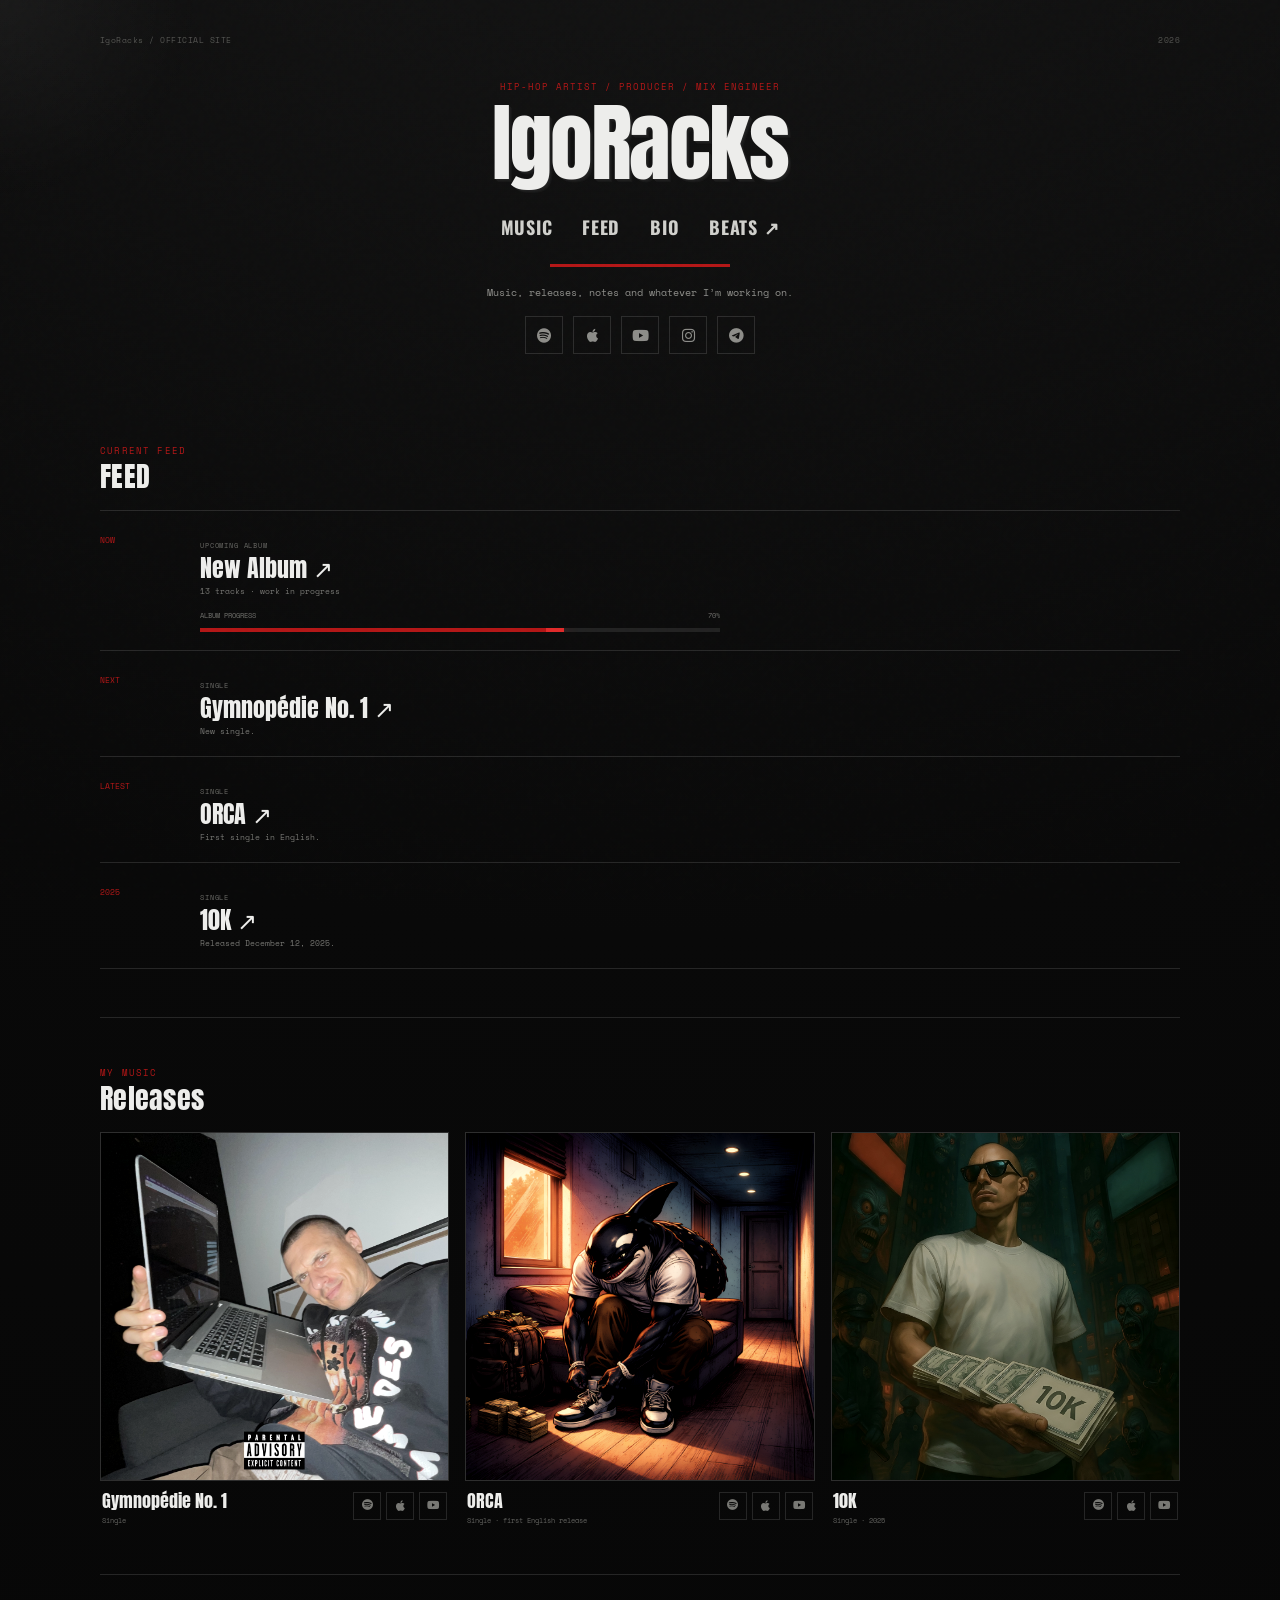
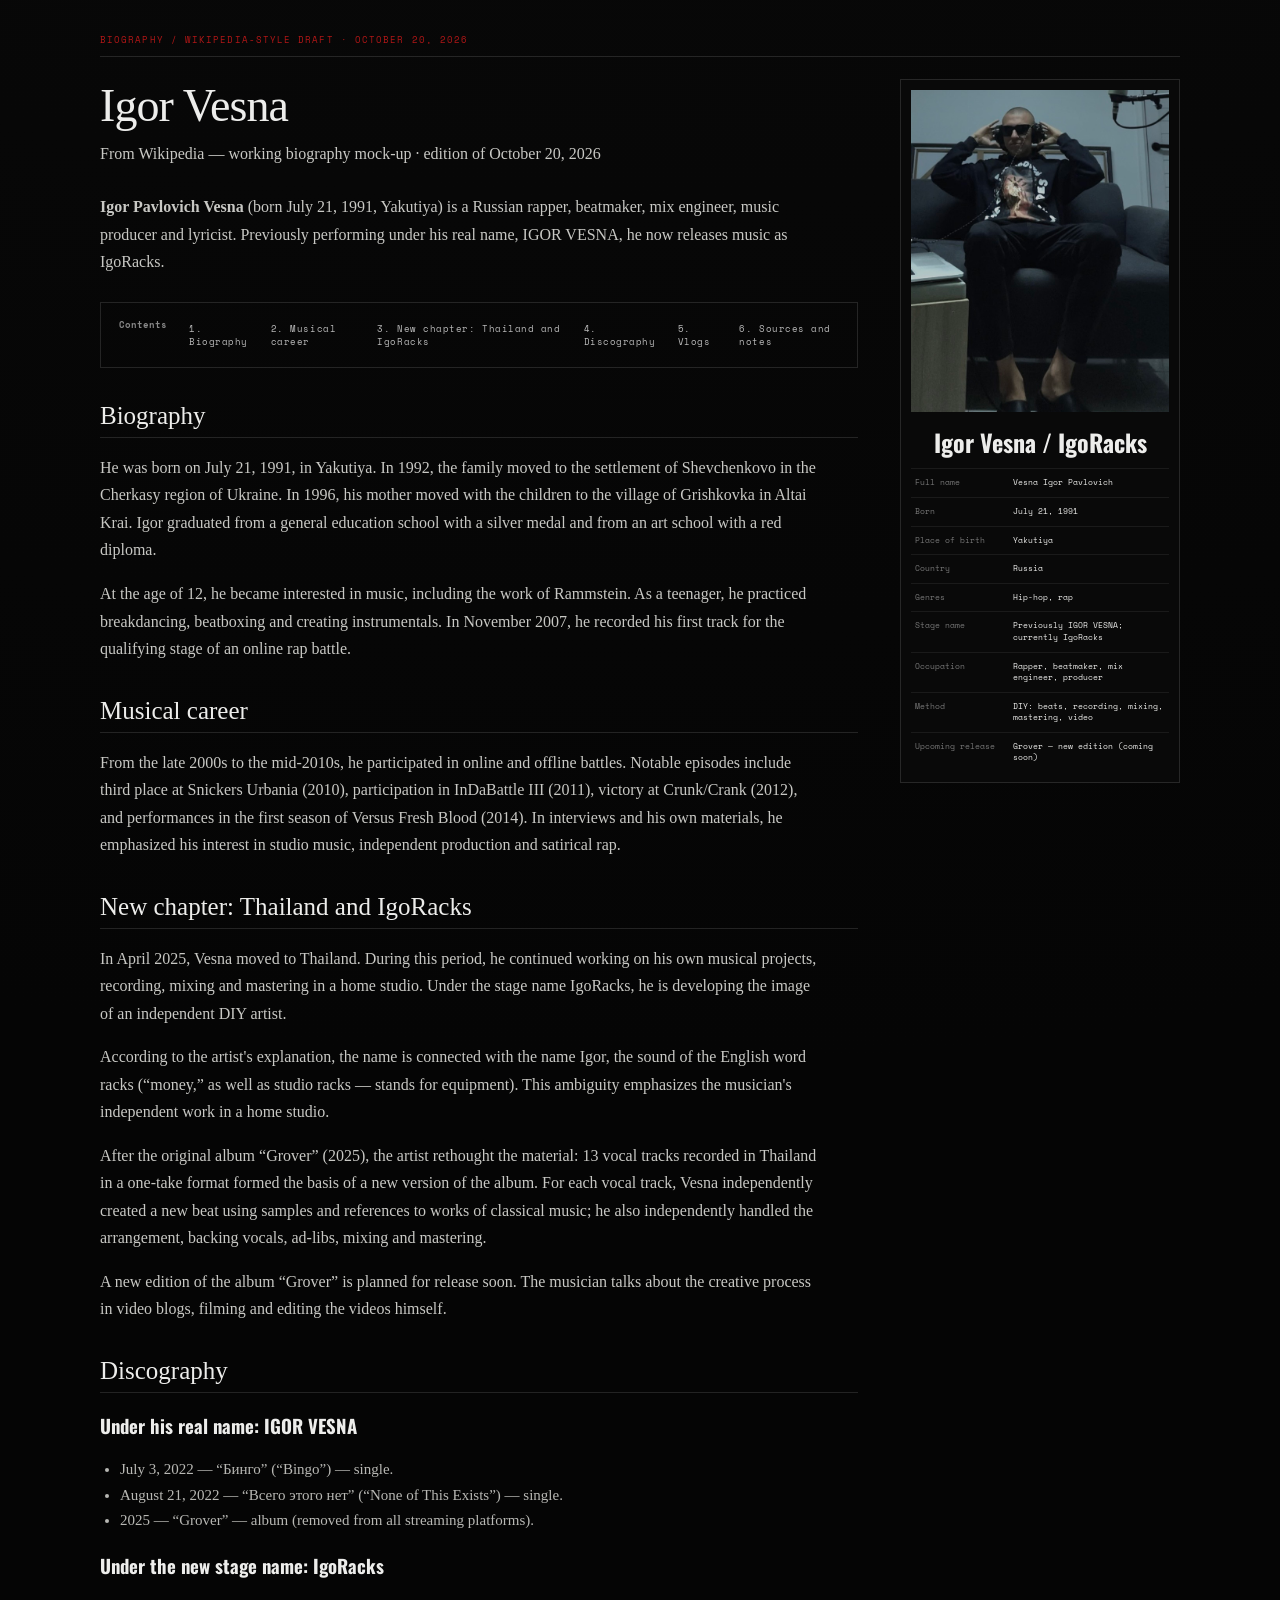
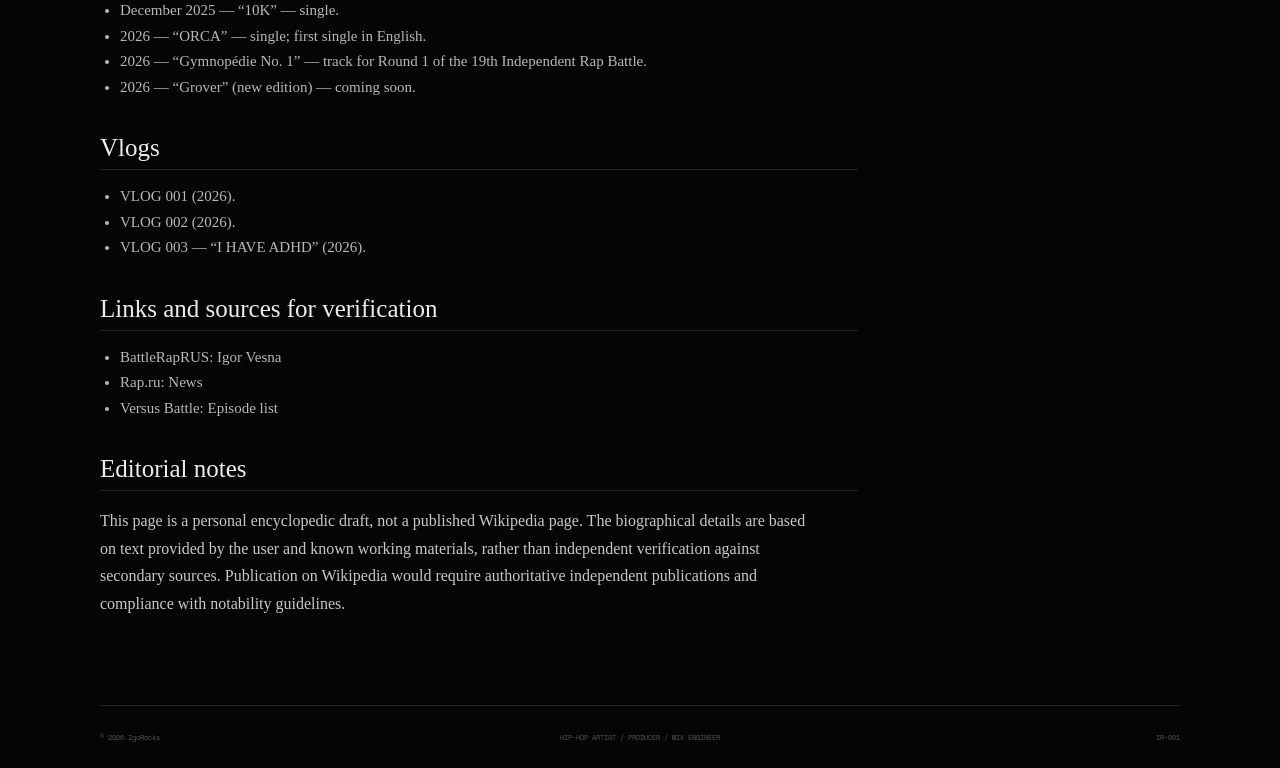
<file: index.html>
<!DOCTYPE html>
<html lang="en">
<head>
  <meta charset="UTF-8">
  <meta name="viewport" content="width=device-width, initial-scale=1.0">
  <meta name="theme-color" content="#050505">
  <meta name="description" content="IgoRacks — Hip-Hop Artist / Producer / Mix Engineer">
  <title>IgoRacks — Official</title>
  <link rel="icon" type="image/webp" href="/racks.webp?v=1">

  <link rel="preconnect" href="https://fonts.googleapis.com">
  <link rel="preconnect" href="https://fonts.gstatic.com" crossorigin>
  <link href="https://fonts.googleapis.com/css2?family=Anton&family=Oswald:wght@400;500;600;700&family=Space+Mono:wght@400;700&display=swap" rel="stylesheet">
  <link rel="stylesheet" href="https://cdnjs.cloudflare.com/ajax/libs/font-awesome/6.7.2/css/all.min.css">
  <link rel="stylesheet" href="style.css?v=20261021-biofix">
</head>
<body>

<div class="noise"></div>
<div class="scanlines"></div>
<div class="mouse-glow" id="mouseGlow"></div>

<main id="top">

  <section class="hero">
    <div class="hero-code">
      <span>IgoRacks / OFFICIAL SITE</span>
      <span>2026</span>
    </div>

    <div class="hero-center">
      <div class="warning">HIP-HOP ARTIST / PRODUCER / MIX ENGINEER</div>

      <h1 class="mega-title" id="megaTitle">IgoRacks</h1>

      <nav class="hero-menu" aria-label="Main navigation">
        <a href="#music">MUSIC</a>
        <a href="#feed">FEED</a>
        <a href="#bio">BIO</a>
        <a href="https://igoracksbeats.github.io" target="_blank" rel="noopener">BEATS ↗</a>
      </nav>

      <div class="red-rule"></div>

      <p class="site-description">Music, releases, notes and whatever I’m working on.</p>

      <div class="hero-socials">
        <a href="https://open.spotify.com/artist/74ZzK035XeXN4eh4vNsLd8" target="_blank" rel="noopener" aria-label="Spotify" title="Spotify">
          <i class="fa-brands fa-spotify"></i>
        </a>
        <a href="https://music.apple.com/us/artist/igoracks/1864368206" target="_blank" rel="noopener" aria-label="Apple Music" title="Apple Music">
          <i class="fa-brands fa-apple"></i>
        </a>
        <a href="https://www.youtube.com/@igoracks" target="_blank" rel="noopener" aria-label="YouTube" title="YouTube">
          <i class="fa-brands fa-youtube"></i>
        </a>
        <a href="https://instagram.com/igoracksog" target="_blank" rel="noopener" aria-label="Instagram" title="Instagram">
          <i class="fa-brands fa-instagram"></i>
        </a>
        <a href="https://t.me/igoracks" target="_blank" rel="noopener" aria-label="Telegram" title="Telegram">
          <i class="fa-brands fa-telegram"></i>
        </a>
      </div>
    </div>
  </section>

  <section class="section section-left" id="feed">
    <div class="section-head section-head-left">
      <span class="section-code">CURRENT FEED</span>
      <h2>FEED</h2>
    </div>

    <div class="feed-list">
      <article class="feed-item upcoming">
        <div class="feed-date">NOW</div>
        <div class="feed-main">
          <span class="feed-type">UPCOMING ALBUM</span>
          <h3><a class="feature-link" href="album.html">New Album ↗</a></h3>
          <p>13 tracks · work in progress</p>
          <div class="progress-wrap">
            <div class="progress-info">
              <span>ALBUM PROGRESS</span>
              <span>70%</span>
            </div>
            <div class="progress-bar">
              <div class="progress" data-progress="70"></div>
            </div>
          </div>
        </div>
      </article>

      <article class="feed-item">
        <div class="feed-date">NEXT</div>
        <div class="feed-main">
          <span class="feed-type">SINGLE</span>
          <h3><a class="feature-link" href="gymnopedie.html">Gymnopédie No. 1 ↗</a></h3>
          <p>New single.</p>
        </div>
      </article>

      <article class="feed-item">
        <div class="feed-date">LATEST</div>
        <div class="feed-main">
          <span class="feed-type">SINGLE</span>
          <h3><a class="feature-link" href="orca.html">ORCA ↗</a></h3>
          <p>First single in English.</p>
        </div>
      </article>

      <article class="feed-item">
        <div class="feed-date">2025</div>
        <div class="feed-main">
          <span class="feed-type">SINGLE</span>
          <h3><a class="feature-link" href="10k.html">10K ↗</a></h3>
          <p>Released December 12, 2025.</p>
        </div>
      </article>
    </div>
  </section>

  <section class="section section-left" id="music">
    <div class="section-head section-head-left">
      <span class="section-code">MY MUSIC</span>
      <h2>Releases</h2>
    </div>

    <div class="music-grid">
      <article class="music-card">
        <div class="cover-wrap">
          <a class="cover-link" href="gymnopedie.html" aria-label="Open release details"><img src="IMG_6140.jpg" alt="IgoRacks — Gymnopédie No. 1">
        </a></div>
        <div class="music-info">
          <div>
            <h3>Gymnopédie No. 1</h3>
            <p>Single</p>
          </div>
          <div class="platform-links">
            <a href="https://open.spotify.com/search/IgoRacks%20Gymnop%C3%A9die%20No.%201" target="_blank" rel="noopener" title="Spotify"><i class="fa-brands fa-spotify"></i></a>
            <a href="https://music.apple.com/us/artist/igoracks/1864368206%20Gymnop%C3%A9die%20No.%201" target="_blank" rel="noopener" title="Apple Music"><i class="fa-brands fa-apple"></i></a>
            <a href="https://music.youtube.com/search?q=IgoRacks%20Gymnop%C3%A9die%20No.%201" target="_blank" rel="noopener" title="YouTube Music"><i class="fa-brands fa-youtube"></i></a>
          </div>
        </div>
      </article>

      <article class="music-card">
        <div class="cover-wrap">
          <a class="cover-link" href="orca.html" aria-label="Open release details"><img src="ORCA%20COVER%20BEST.png" alt="IgoRacks — ORCA">
        </a></div>
        <div class="music-info">
          <div>
            <h3>ORCA</h3>
            <p>Single · first English release</p>
          </div>
          <div class="platform-links">
            <a href="https://open.spotify.com/search/IgoRacks%20ORCA" target="_blank" rel="noopener" title="Spotify"><i class="fa-brands fa-spotify"></i></a>
            <a href="https://music.apple.com/us/artist/igoracks/1864368206%20ORCA" target="_blank" rel="noopener" title="Apple Music"><i class="fa-brands fa-apple"></i></a>
            <a href="https://music.youtube.com/search?q=IgoRacks%20ORCA" target="_blank" rel="noopener" title="YouTube Music"><i class="fa-brands fa-youtube"></i></a>
          </div>
        </div>
      </article>

      <article class="music-card">
        <div class="cover-wrap">
          <a class="cover-link" href="10k.html" aria-label="Open release details"><img src="10k_cover.JPG" alt="IgoRacks — 10K">
        </a></div>
        <div class="music-info">
          <div>
            <h3>10K</h3>
            <p>Single · 2025</p>
          </div>
          <div class="platform-links">
            <a href="https://open.spotify.com/search/IgoRacks%2010K" target="_blank" rel="noopener" title="Spotify"><i class="fa-brands fa-spotify"></i></a>
            <a href="https://music.apple.com/us/artist/igoracks/1864368206%2010K" target="_blank" rel="noopener" title="Apple Music"><i class="fa-brands fa-apple"></i></a>
            <a href="https://music.youtube.com/search?q=IgoRacks%2010K" target="_blank" rel="noopener" title="YouTube Music"><i class="fa-brands fa-youtube"></i></a>
          </div>
        </div>
      </article>
    </div>
  </section>


  <section class="wiki-home" id="bio">
    <div class="wiki-home-label">BIOGRAPHY / WIKIPEDIA-STYLE DRAFT · OCTOBER 20, 2026</div>
    <div class="wiki-layout">
      <article class="wiki-article">
        <h1>Igor Vesna</h1>
        <p class="wiki-subtitle">From Wikipedia — working biography mock-up · edition of October 20, 2026</p>
        <p class="wiki-lead"><strong>Igor Pavlovich Vesna</strong> (born July 21, 1991, Yakutiya) is a Russian rapper, beatmaker, mix engineer, music producer and lyricist. Previously performing under his real name, IGOR VESNA, he now releases music as IgoRacks.</p>
        <nav class="wiki-toc" aria-label="Contents">
          <strong>Contents</strong>
          <a href="#biography">1. Biography</a>
          <a href="#career">2. Musical career</a>
          <a href="#thailand">3. New chapter: Thailand and IgoRacks</a>
          <a href="#discography">4. Discography</a>
          <a href="#videography">5. Vlogs</a>
          <a href="#sources">6. Sources and notes</a>
        </nav>
        <h2 id="biography">Biography</h2>
        <p>He was born on July 21, 1991, in Yakutiya. In 1992, the family moved to the settlement of Shevchenkovo in the Cherkasy region of Ukraine. In 1996, his mother moved with the children to the village of Grishkovka in Altai Krai. Igor graduated from a general education school with a silver medal and from an art school with a red diploma.</p>
        <p>At the age of 12, he became interested in music, including the work of Rammstein. As a teenager, he practiced breakdancing, beatboxing and creating instrumentals. In November 2007, he recorded his first track for the qualifying stage of an online rap battle.</p>
        <h2 id="career">Musical career</h2>
        <p>From the late 2000s to the mid-2010s, he participated in online and offline battles. Notable episodes include third place at Snickers Urbania (2010), participation in InDaBattle III (2011), victory at Crunk/Crank (2012), and performances in the first season of Versus Fresh Blood (2014). In interviews and his own materials, he emphasized his interest in studio music, independent production and satirical rap.</p>
        <h2 id="thailand">New chapter: Thailand and IgoRacks</h2>
        <p>In April 2025, Vesna moved to Thailand. During this period, he continued working on his own musical projects, recording, mixing and mastering in a home studio. Under the stage name IgoRacks, he is developing the image of an independent DIY artist.</p>
        <p>According to the artist's explanation, the name is connected with the name Igor, the sound of the English word racks (“money,” as well as studio racks — stands for equipment). This ambiguity emphasizes the musician's independent work in a home studio.</p>
        <p>After the original album “Grover” (2025), the artist rethought the material: 13 vocal tracks recorded in Thailand in a one-take format formed the basis of a new version of the album. For each vocal track, Vesna independently created a new beat using samples and references to works of classical music; he also independently handled the arrangement, backing vocals, ad-libs, mixing and mastering.</p>
        <p>A new edition of the album “Grover” is planned for release soon. The musician talks about the creative process in video blogs, filming and editing the videos himself.</p>
        <h2 id="discography">Discography</h2>
        <h3>Under his real name: IGOR VESNA</h3>
        <ul class="wiki-list">
          <li>July 3, 2022 — “Бинго” (“Bingo”) — single.</li>
          <li>August 21, 2022 — “Всего этого нет” (“None of This Exists”) — single.</li>
          <li>2025 — “Grover” — album (removed from all streaming platforms).</li>
        </ul>
        <h3>Under the new stage name: IgoRacks</h3>
        <ul class="wiki-list">
          <li>December 2025 — “10K” — single.</li>
          <li>2026 — “ORCA” — single; first single in English.</li>
          <li>2026 — “Gymnopédie No. 1” — track for Round 1 of the 19th Independent Rap Battle.</li>
          <li>2026 — “Grover” (new edition) — coming soon.</li>
        </ul>
        <h2 id="videography">Vlogs</h2>
        <ul class="wiki-list">
          <li>VLOG 001 (2026).</li>
          <li>VLOG 002 (2026).</li>
          <li>VLOG 003 — “I HAVE ADHD” (2026).</li>
        </ul>
        <h2 id="sources">Links and sources for verification</h2>
        <ul class="wiki-list">
          <li>BattleRapRUS: <a href="https://battleraprus.fandom.com/ru/wiki/Игорь_Весна" target="_blank" rel="noopener">Igor Vesna</a></li>
          <li>Rap.ru: <a href="https://www.rap.ru/news/5638" target="_blank" rel="noopener">News</a></li>
          <li>Versus Battle: <a href="https://ru.m.wikipedia.org/wiki/Список_выпусков_Versus_Battle" target="_blank" rel="noopener">Episode list</a></li>
        </ul>
        <h2>Editorial notes</h2>
        <p>This page is a personal encyclopedic draft, not a published Wikipedia page. The biographical details are based on text provided by the user and known working materials, rather than independent verification against secondary sources. Publication on Wikipedia would require authoritative independent publications and compliance with notability guidelines.</p>
      </article>
      <aside class="wiki-infobox">
        <img src="IMG_6198.jpg" alt="IgoRacks" loading="eager">
        <div class="infobox-title">Igor Vesna / IgoRacks</div>
        <div class="infobox-row"><b>Full name</b><span>Vesna Igor Pavlovich</span></div>
        <div class="infobox-row"><b>Born</b><span>July 21, 1991</span></div>
        <div class="infobox-row"><b>Place of birth</b><span>Yakutiya</span></div>
        <div class="infobox-row"><b>Country</b><span>Russia</span></div>
        <div class="infobox-row"><b>Genres</b><span>Hip-hop, rap</span></div>
        <div class="infobox-row"><b>Stage name</b><span>Previously IGOR VESNA; currently IgoRacks</span></div>
        <div class="infobox-row"><b>Occupation</b><span>Rapper, beatmaker, mix engineer, producer</span></div>
        <div class="infobox-row"><b>Method</b><span>DIY: beats, recording, mixing, mastering, video</span></div>
        <div class="infobox-row"><b>Upcoming release</b><span>Grover — new edition (coming soon)</span></div>
      </aside>
    </div>
  </section>

</main>

<footer>
  <span>© <span id="year"></span> IgoRacks</span>
  <span>HIP-HOP ARTIST / PRODUCER / MIX ENGINEER</span>
  <span>IR-001</span>
</footer>

<script src="script.js"></script>
</body>
</html>
</file>
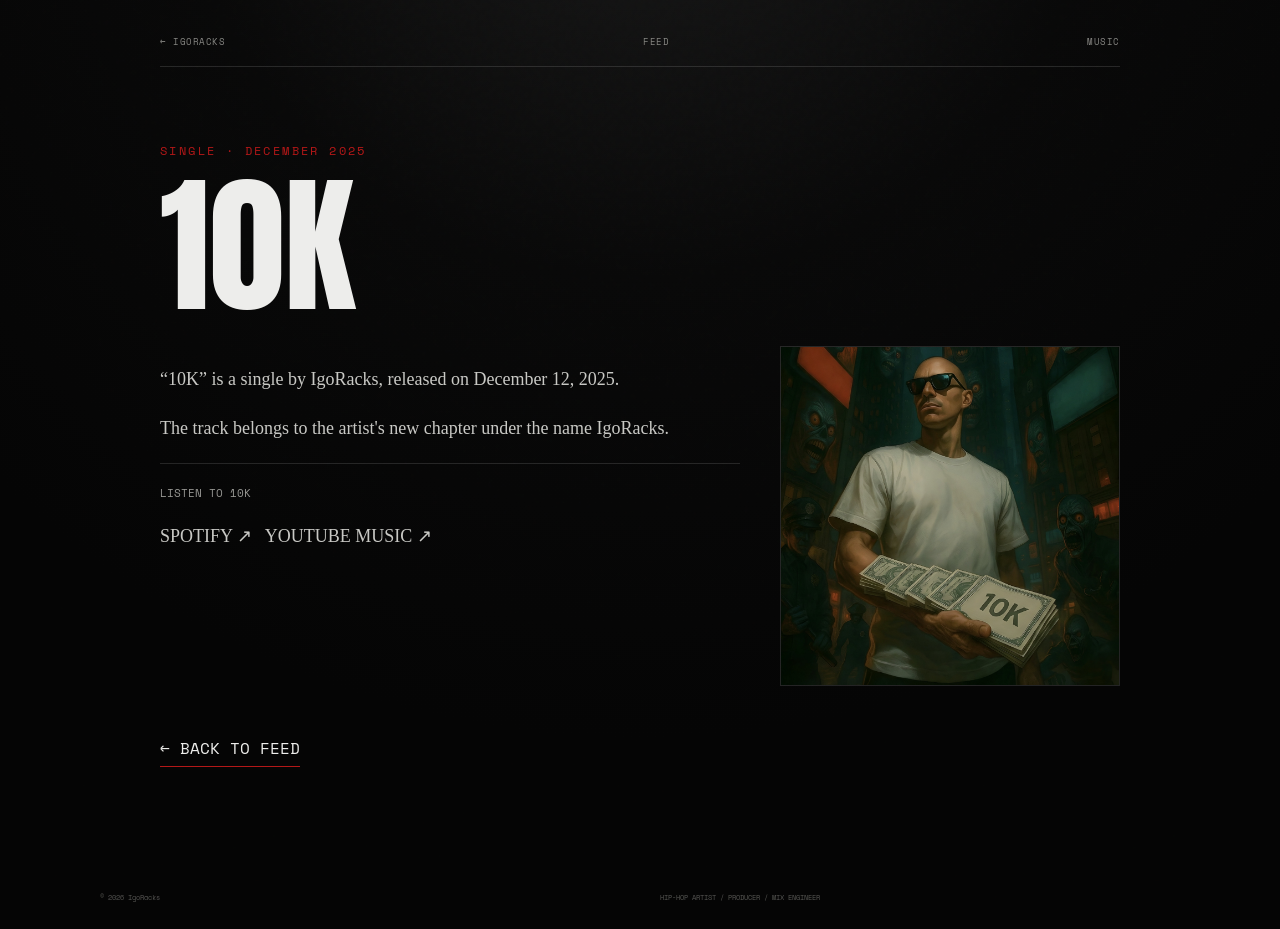
<file: 10k.html>
<!DOCTYPE html>
<html lang="en">
<head><meta charset="UTF-8"><meta name="viewport" content="width=device-width,initial-scale=1"><meta name="theme-color" content="#050505"><meta name="description" content="IgoRacks — 10K"><title>10K — IgoRacks</title>
<link rel="preconnect" href="https://fonts.googleapis.com"><link rel="preconnect" href="https://fonts.gstatic.com" crossorigin><link href="https://fonts.googleapis.com/css2?family=Anton&family=Oswald:wght@400;500;600;700&family=Space+Mono:wght@400;700&display=swap" rel="stylesheet"><link rel="stylesheet" href="style.css?v=20261021-releases"></head>
<body><div class="noise"></div><div class="scanlines"></div><main class="release-page"><nav class="release-top"><a href="index.html">← IGORACKS</a><a href="index.html#feed">FEED</a><a href="index.html#music">MUSIC</a></nav><div class="release-kicker">SINGLE · DECEMBER 2025</div><h1 class="release-title">10K</h1><div class="release-grid"><div class="release-text"><p>“10K” is a single by IgoRacks, released on December 12, 2025.</p><p>The track belongs to the artist's new chapter under the name IgoRacks.</p><div class="release-note">LISTEN TO 10K</div><p><a href="https://open.spotify.com/search/IgoRacks%2010K" target="_blank" rel="noopener">SPOTIFY ↗</a> &nbsp; <a href="https://music.youtube.com/search?q=IgoRacks%2010K" target="_blank" rel="noopener">YOUTUBE MUSIC ↗</a></p></div><aside><img class="release-art" src="10k_cover.JPG" alt="IgoRacks — 10K"></aside></div><a class="release-back" href="index.html#feed">← BACK TO FEED</a></main><footer><span>© 2026 IgoRacks</span><span>HIP-HOP ARTIST / PRODUCER / MIX ENGINEER</span></footer></body></html>
</file>
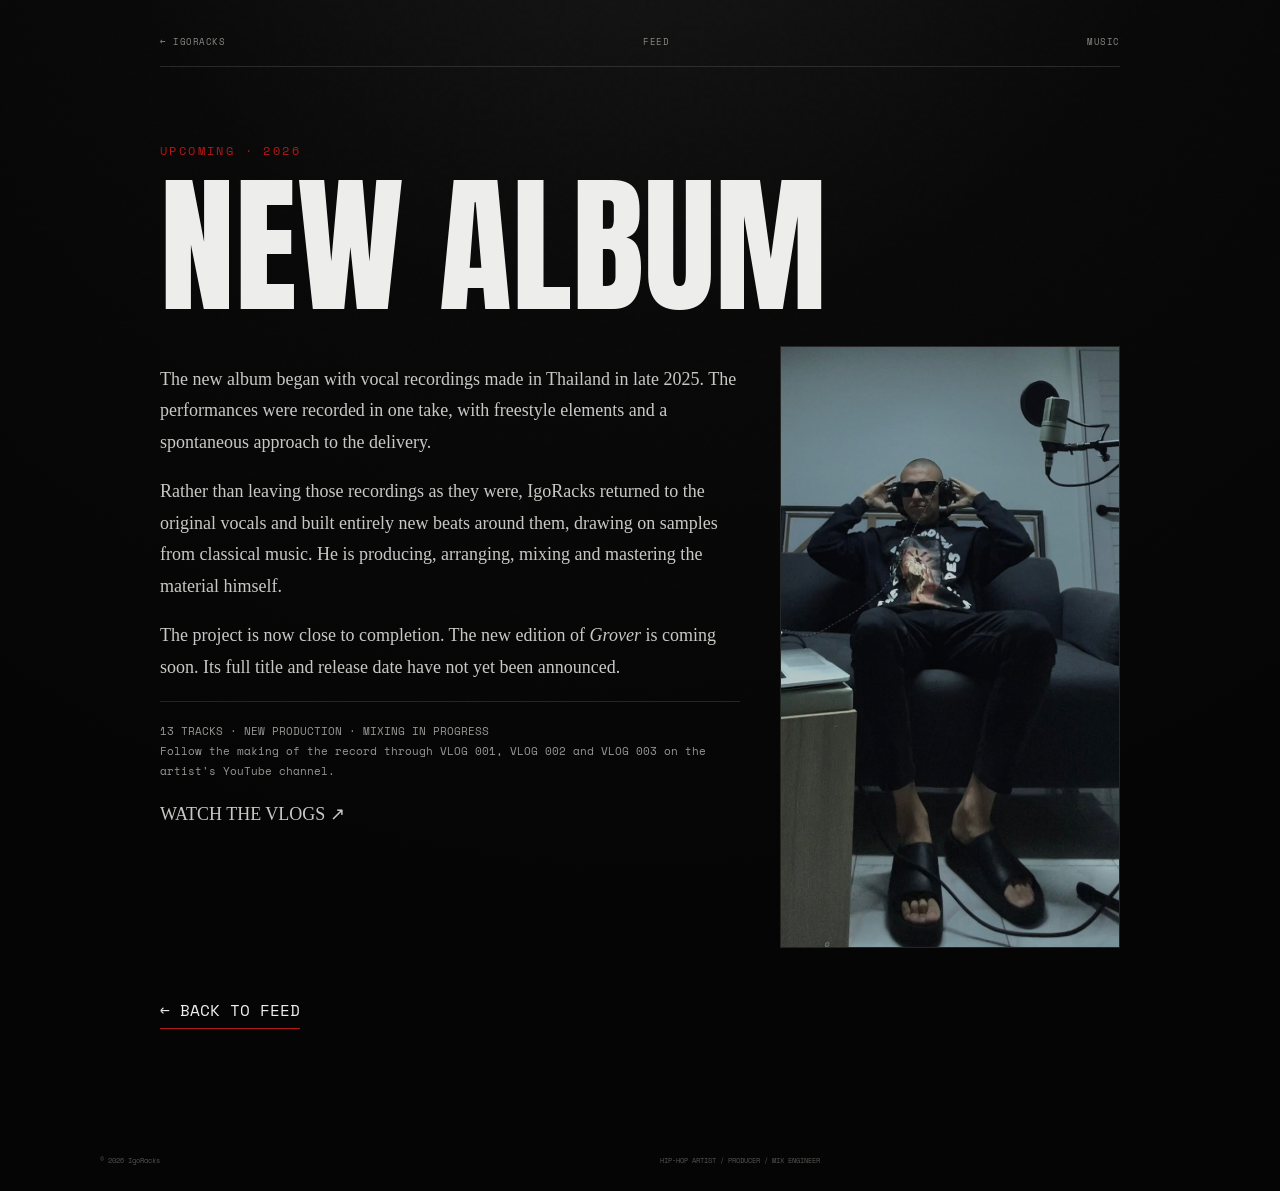
<file: album.html>
<!DOCTYPE html>
<html lang="en">
<head><meta charset="UTF-8"><meta name="viewport" content="width=device-width,initial-scale=1"><meta name="theme-color" content="#050505"><meta name="description" content="IgoRacks — NEW ALBUM"><title>NEW ALBUM — IgoRacks</title>
<link rel="preconnect" href="https://fonts.googleapis.com"><link rel="preconnect" href="https://fonts.gstatic.com" crossorigin><link href="https://fonts.googleapis.com/css2?family=Anton&family=Oswald:wght@400;500;600;700&family=Space+Mono:wght@400;700&display=swap" rel="stylesheet"><link rel="stylesheet" href="style.css?v=20261021-releases"></head>
<body><div class="noise"></div><div class="scanlines"></div><main class="release-page"><nav class="release-top"><a href="index.html">← IGORACKS</a><a href="index.html#feed">FEED</a><a href="index.html#music">MUSIC</a></nav><div class="release-kicker">UPCOMING · 2026</div><h1 class="release-title">NEW ALBUM</h1><div class="release-grid"><div class="release-text"><p>The new album began with vocal recordings made in Thailand in late 2025. The performances were recorded in one take, with freestyle elements and a spontaneous approach to the delivery.</p><p>Rather than leaving those recordings as they were, IgoRacks returned to the original vocals and built entirely new beats around them, drawing on samples from classical music. He is producing, arranging, mixing and mastering the material himself.</p><p>The project is now close to completion. The new edition of <em>Grover</em> is coming soon. Its full title and release date have not yet been announced.</p><div class="release-note">13 TRACKS · NEW PRODUCTION · MIXING IN PROGRESS<br>Follow the making of the record through VLOG 001, VLOG 002 and VLOG 003 on the artist's YouTube channel.</div><p><a href="https://www.youtube.com/@igoracks" target="_blank" rel="noopener">WATCH THE VLOGS ↗</a></p></div><aside><img class="release-art" src="IMG_6198.jpg" alt="IgoRacks — NEW ALBUM"></aside></div><a class="release-back" href="index.html#feed">← BACK TO FEED</a></main><footer><span>© 2026 IgoRacks</span><span>HIP-HOP ARTIST / PRODUCER / MIX ENGINEER</span></footer></body></html>
</file>
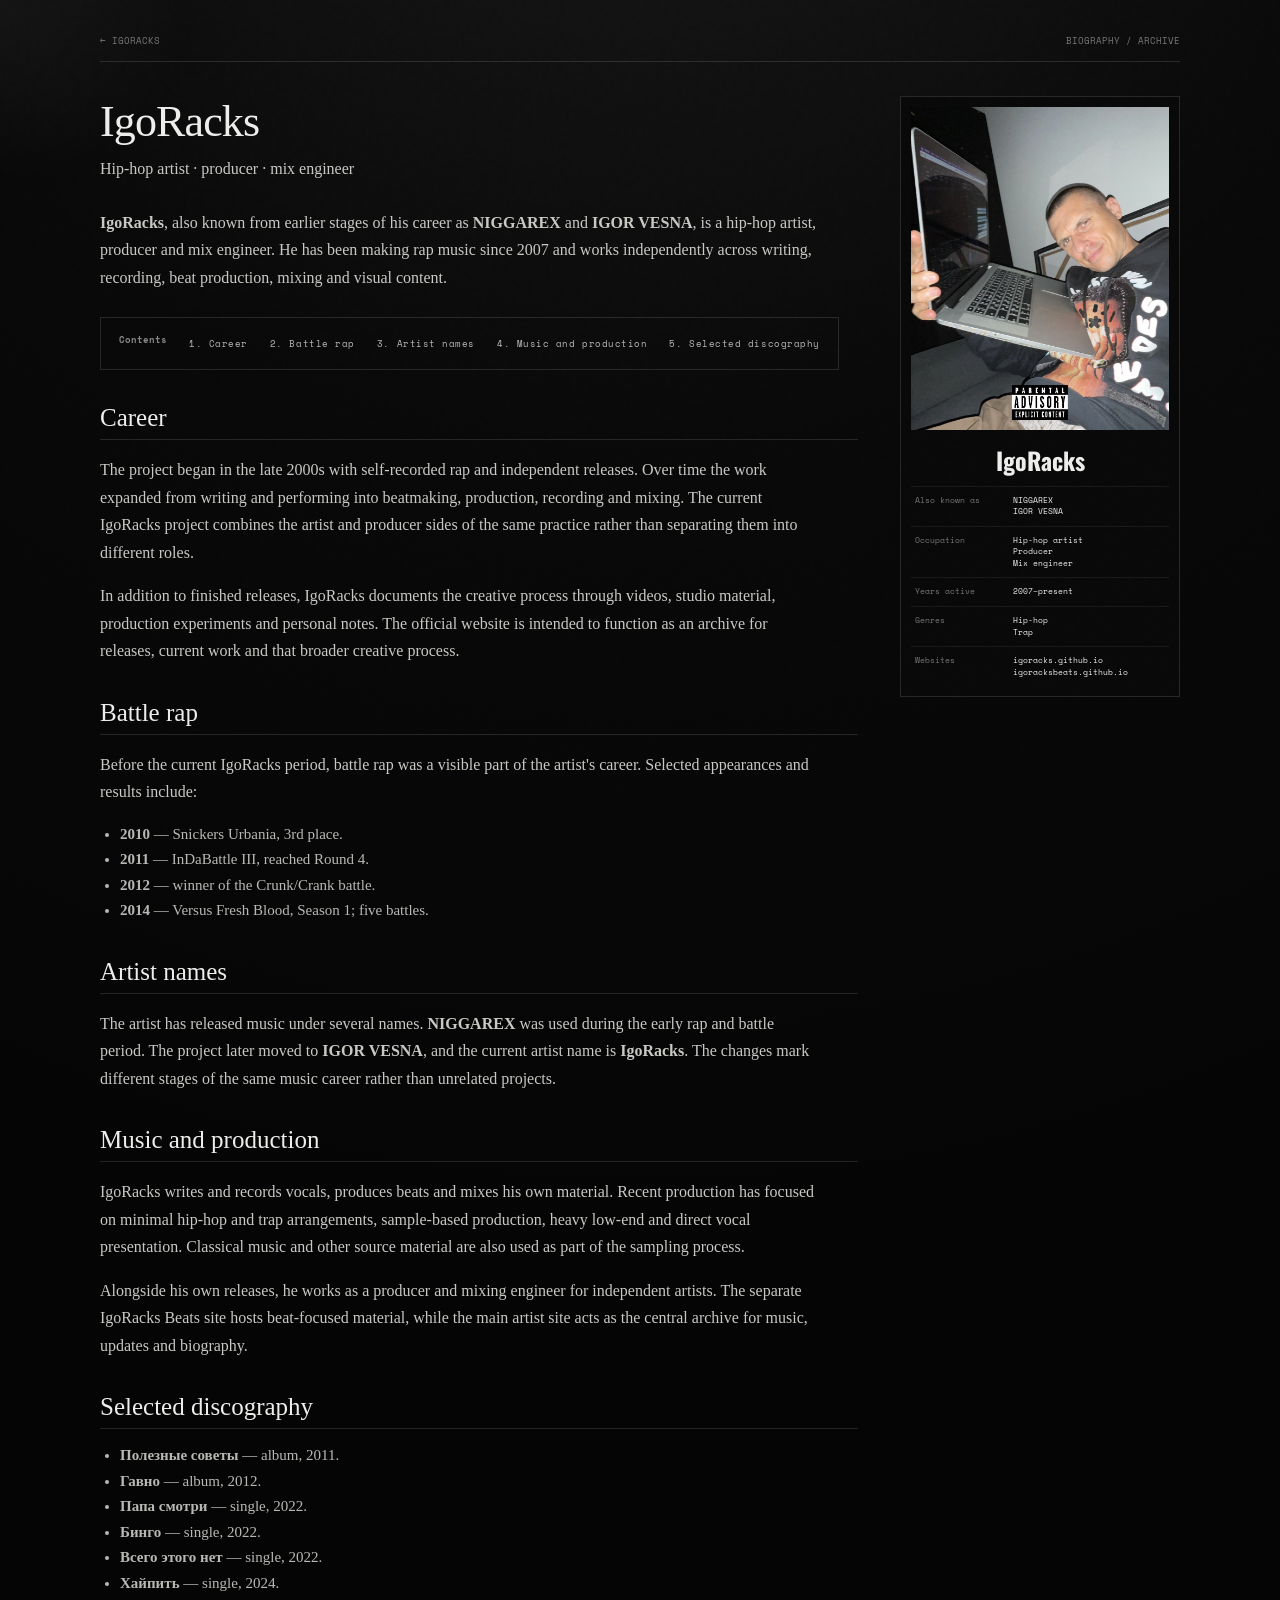
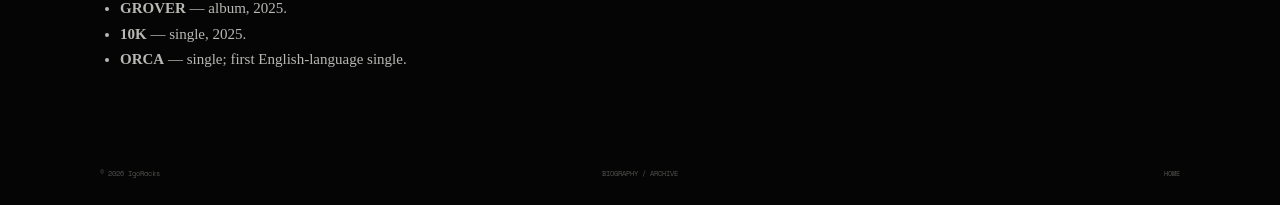
<file: bio.html>
<!DOCTYPE html>
<html lang="en">
<head>
  <meta charset="UTF-8">
  <meta name="viewport" content="width=device-width, initial-scale=1.0">
  <meta name="theme-color" content="#050505">
  <meta name="description" content="Biography of IgoRacks — hip-hop artist, producer and mix engineer.">
  <title>IgoRacks — Biography</title>

  <link rel="preconnect" href="https://fonts.googleapis.com">
  <link rel="preconnect" href="https://fonts.gstatic.com" crossorigin>
  <link href="https://fonts.googleapis.com/css2?family=Anton&family=Oswald:wght@400;500;600;700&family=Space+Mono:wght@400;700&display=swap" rel="stylesheet">
  <link rel="stylesheet" href="https://cdnjs.cloudflare.com/ajax/libs/font-awesome/6.7.2/css/all.min.css">
  <link rel="stylesheet" href="style.css?v=20261021-biofix">
</head>
<body>

<div class="noise"></div>
<div class="scanlines"></div>
<div class="mouse-glow" id="mouseGlow"></div>

<main class="wiki-page">
  <div class="wiki-top">
    <a href="index.html">← IGORACKS</a>
    <span>BIOGRAPHY / ARCHIVE</span>
  </div>

  <div class="wiki-layout">

    <article class="wiki-article">
      <h1>IgoRacks</h1>
      <p class="wiki-subtitle">Hip-hop artist · producer · mix engineer</p>

      <p class="wiki-lead">
        <strong>IgoRacks</strong>, also known from earlier stages of his career as
        <strong>NIGGAREX</strong> and <strong>IGOR VESNA</strong>, is a hip-hop artist,
        producer and mix engineer. He has been making rap music since 2007 and works
        independently across writing, recording, beat production, mixing and visual content.
      </p>

      <nav class="wiki-toc" aria-label="Contents">
        <strong>Contents</strong>
        <a href="#career">1. Career</a>
        <a href="#battle">2. Battle rap</a>
        <a href="#names">3. Artist names</a>
        <a href="#music">4. Music and production</a>
        <a href="#discography">5. Selected discography</a>
      </nav>

      <h2 id="career">Career</h2>
      <p>
        The project began in the late 2000s with self-recorded rap and independent releases.
        Over time the work expanded from writing and performing into beatmaking, production,
        recording and mixing. The current IgoRacks project combines the artist and producer
        sides of the same practice rather than separating them into different roles.
      </p>
      <p>
        In addition to finished releases, IgoRacks documents the creative process through
        videos, studio material, production experiments and personal notes. The official
        website is intended to function as an archive for releases, current work and that
        broader creative process.
      </p>

      <h2 id="battle">Battle rap</h2>
      <p>
        Before the current IgoRacks period, battle rap was a visible part of the artist's
        career. Selected appearances and results include:
      </p>
      <ul class="wiki-list">
        <li><strong>2010</strong> — Snickers Urbania, 3rd place.</li>
        <li><strong>2011</strong> — InDaBattle III, reached Round 4.</li>
        <li><strong>2012</strong> — winner of the Crunk/Crank battle.</li>
        <li><strong>2014</strong> — Versus Fresh Blood, Season 1; five battles.</li>
      </ul>

      <h2 id="names">Artist names</h2>
      <p>
        The artist has released music under several names. <strong>NIGGAREX</strong> was used
        during the early rap and battle period. The project later moved to
        <strong>IGOR VESNA</strong>, and the current artist name is <strong>IgoRacks</strong>.
        The changes mark different stages of the same music career rather than unrelated projects.
      </p>

      <h2 id="music">Music and production</h2>
      <p>
        IgoRacks writes and records vocals, produces beats and mixes his own material.
        Recent production has focused on minimal hip-hop and trap arrangements, sample-based
        production, heavy low-end and direct vocal presentation. Classical music and other
        source material are also used as part of the sampling process.
      </p>
      <p>
        Alongside his own releases, he works as a producer and mixing engineer for independent
        artists. The separate IgoRacks Beats site hosts beat-focused material, while the main
        artist site acts as the central archive for music, updates and biography.
      </p>

      <h2 id="discography">Selected discography</h2>
      <ul class="wiki-list">
        <li><strong>Полезные советы</strong> — album, 2011.</li>
        <li><strong>Гавно</strong> — album, 2012.</li>
        <li><strong>Папа смотри</strong> — single, 2022.</li>
        <li><strong>Бинго</strong> — single, 2022.</li>
        <li><strong>Всего этого нет</strong> — single, 2022.</li>
        <li><strong>Хайпить</strong> — single, 2024.</li>
        <li><strong>GROVER</strong> — album, 2025.</li>
        <li><strong>10K</strong> — single, 2025.</li>
        <li><strong>ORCA</strong> — single; first English-language single.</li>
      </ul>
    </article>

    <aside class="wiki-infobox">
      <img src="IMG_6140.jpg" alt="IgoRacks">
      <div class="infobox-title">IgoRacks</div>

      <div class="infobox-row">
        <b>Also known as</b>
        <span>NIGGAREX<br>IGOR VESNA</span>
      </div>

      <div class="infobox-row">
        <b>Occupation</b>
        <span>Hip-hop artist<br>Producer<br>Mix engineer</span>
      </div>

      <div class="infobox-row">
        <b>Years active</b>
        <span>2007–present</span>
      </div>

      <div class="infobox-row">
        <b>Genres</b>
        <span>Hip-hop<br>Trap</span>
      </div>

      <div class="infobox-row">
        <b>Websites</b>
        <span>
          <a href="index.html">igoracks.github.io</a><br>
          <a href="https://igoracksbeats.github.io" target="_blank" rel="noopener">igoracksbeats.github.io</a>
        </span>
      </div>
    </aside>

  </div>
</main>

<footer>
  <span>© <span id="year"></span> IgoRacks</span>
  <span>BIOGRAPHY / ARCHIVE</span>
  <span><a href="index.html">HOME</a></span>
</footer>

<script src="script.js"></script>
</body>
</html>
</file>
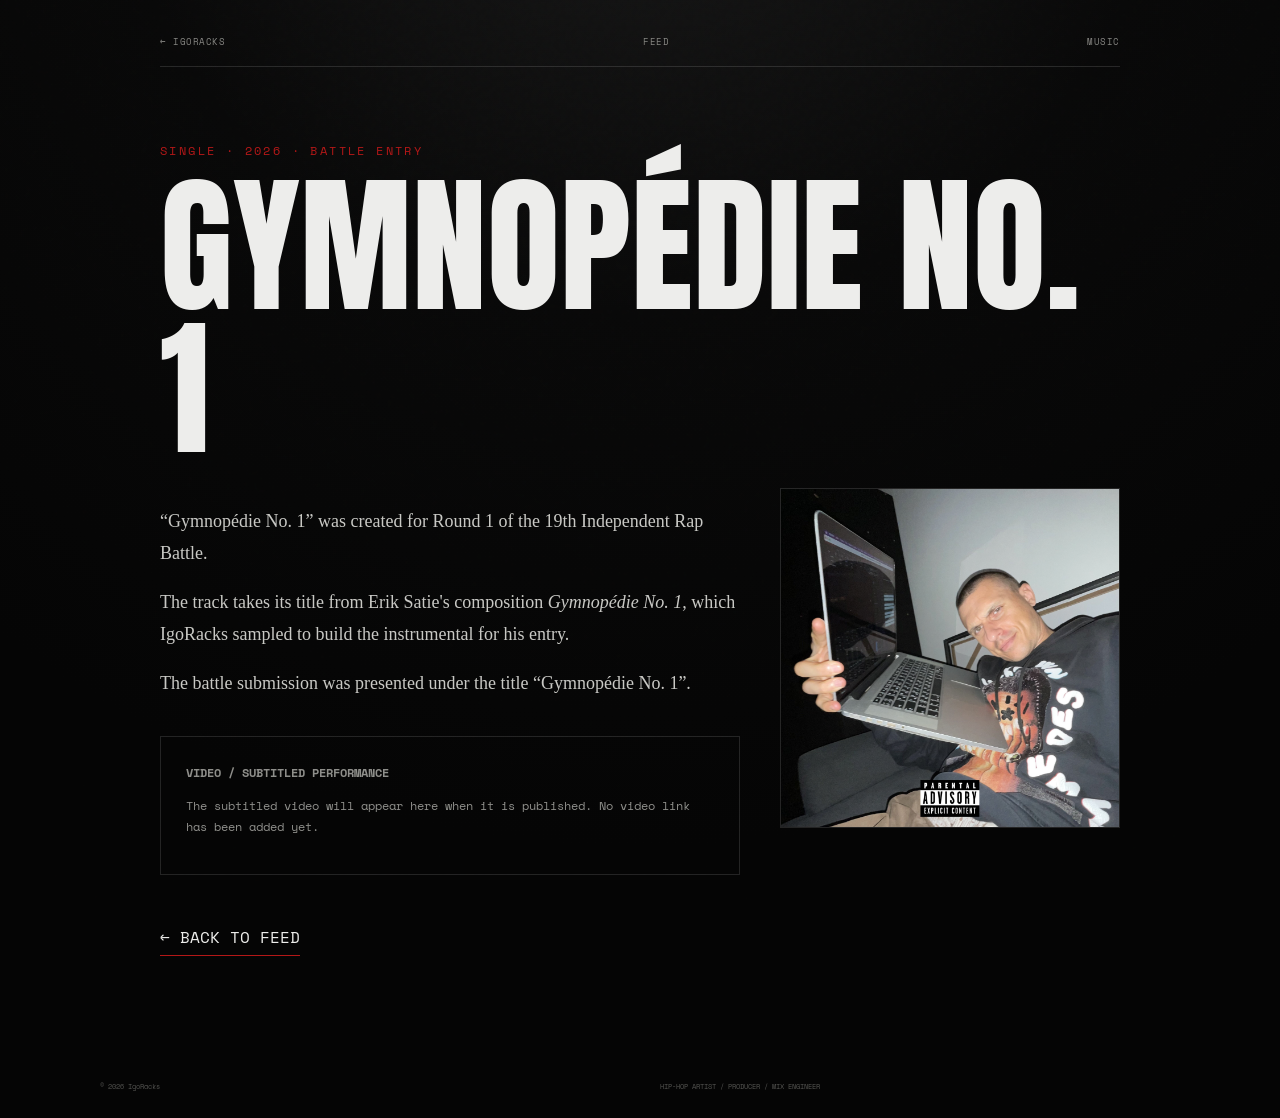
<file: gymnopedie.html>
<!DOCTYPE html>
<html lang="en">
<head><meta charset="UTF-8"><meta name="viewport" content="width=device-width,initial-scale=1"><meta name="theme-color" content="#050505"><meta name="description" content="IgoRacks — GYMNOPÉDIE NO. 1"><title>GYMNOPÉDIE NO. 1 — IgoRacks</title>
<link rel="preconnect" href="https://fonts.googleapis.com"><link rel="preconnect" href="https://fonts.gstatic.com" crossorigin><link href="https://fonts.googleapis.com/css2?family=Anton&family=Oswald:wght@400;500;600;700&family=Space+Mono:wght@400;700&display=swap" rel="stylesheet"><link rel="stylesheet" href="style.css?v=20261021-releases"></head>
<body><div class="noise"></div><div class="scanlines"></div><main class="release-page"><nav class="release-top"><a href="index.html">← IGORACKS</a><a href="index.html#feed">FEED</a><a href="index.html#music">MUSIC</a></nav><div class="release-kicker">SINGLE · 2026 · BATTLE ENTRY</div><h1 class="release-title">GYMNOPÉDIE NO. 1</h1><div class="release-grid"><div class="release-text"><p>“Gymnopédie No. 1” was created for Round 1 of the 19th Independent Rap Battle.</p><p>The track takes its title from Erik Satie's composition <em>Gymnopédie No. 1</em>, which IgoRacks sampled to build the instrumental for his entry.</p><p>The battle submission was presented under the title “Gymnopédie No. 1”.</p><div class="release-video"><strong>VIDEO / SUBTITLED PERFORMANCE</strong><p>The subtitled video will appear here when it is published. No video link has been added yet.</p></div></div><aside><img class="release-art" src="IMG_6140.jpg" alt="IgoRacks — GYMNOPÉDIE NO. 1"></aside></div><a class="release-back" href="index.html#feed">← BACK TO FEED</a></main><footer><span>© 2026 IgoRacks</span><span>HIP-HOP ARTIST / PRODUCER / MIX ENGINEER</span></footer></body></html>
</file>
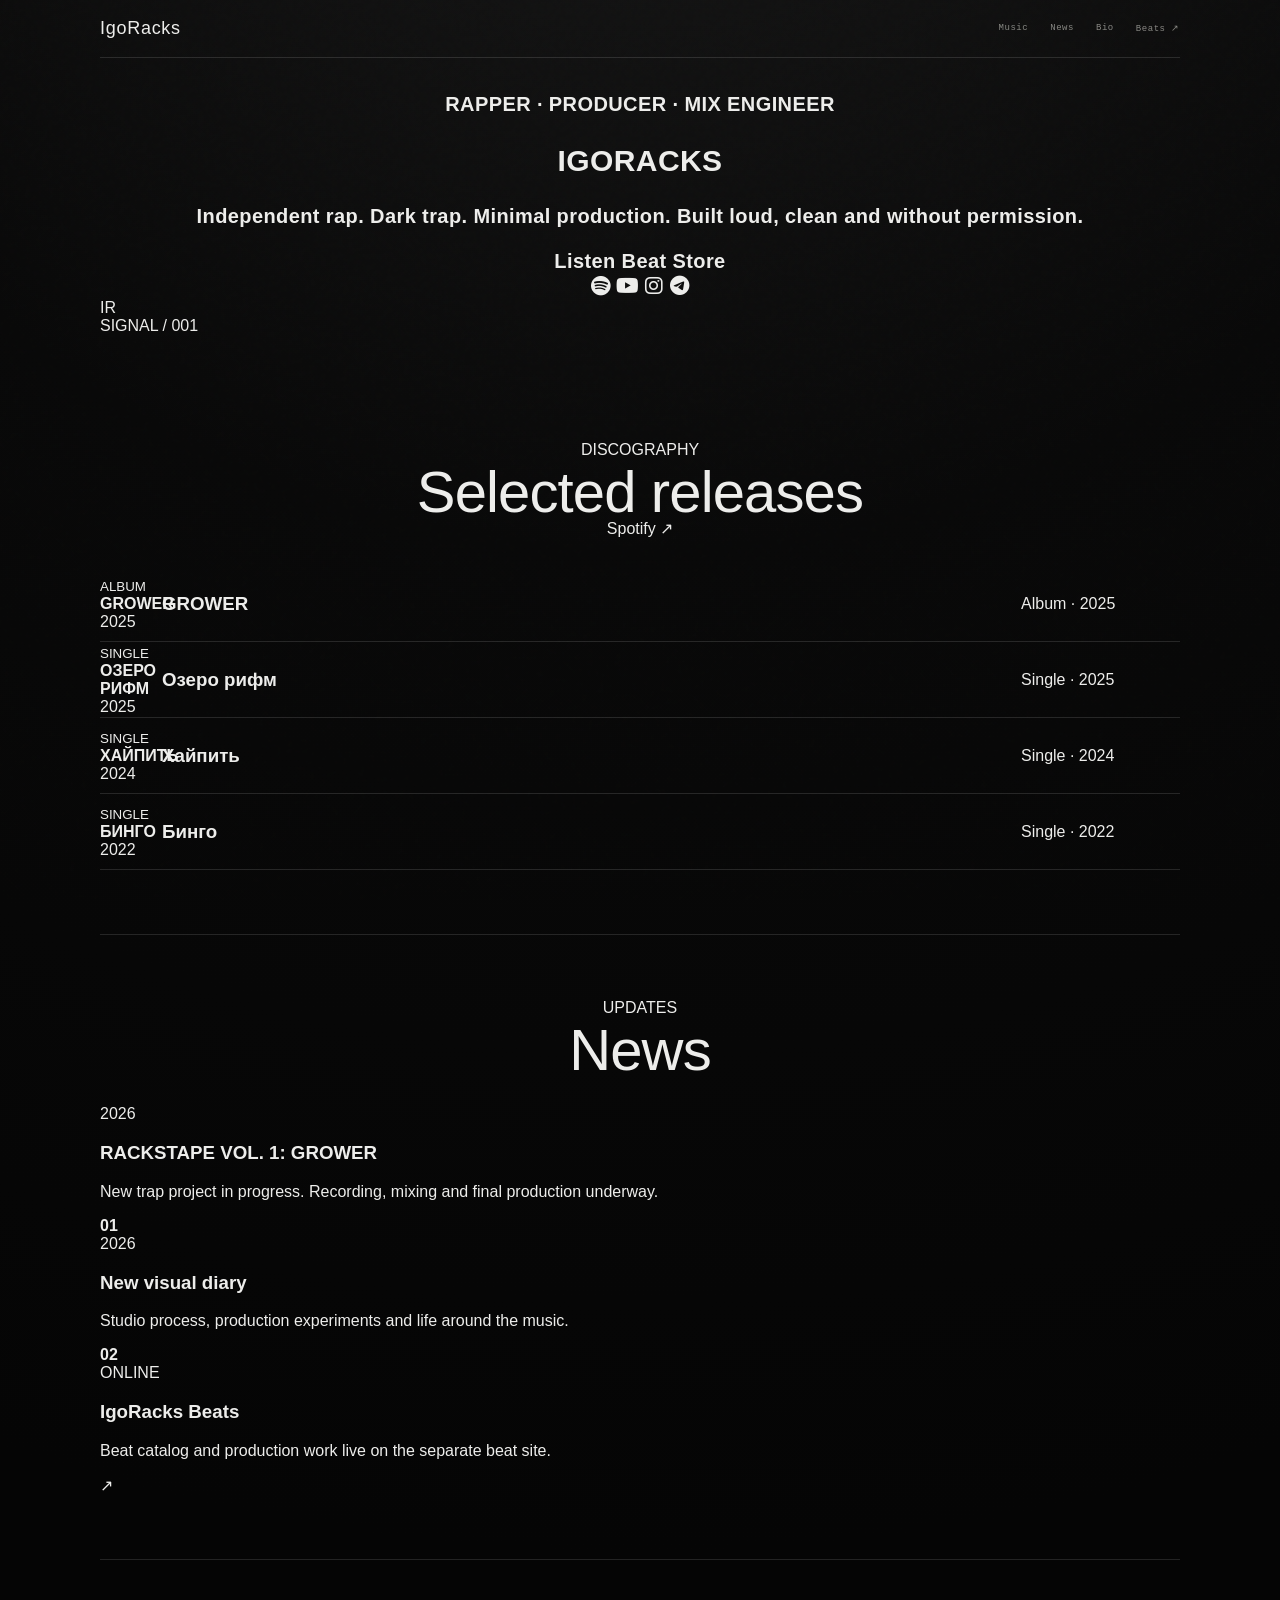
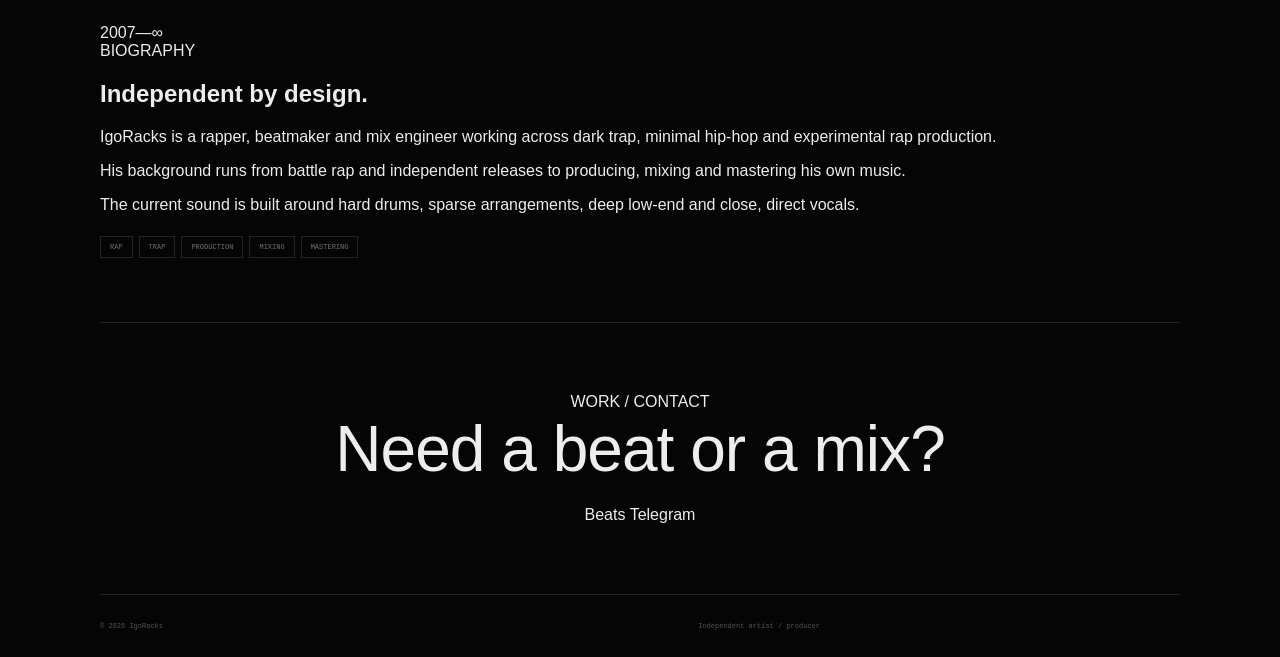
<file: index (3).html>
<!DOCTYPE html>
<html lang="en">
<head>
<meta charset="UTF-8">
<meta name="viewport" content="width=device-width, initial-scale=1.0">
<meta name="theme-color" content="#181818">
<title>IgoRacks — Official</title>

<link rel="preconnect" href="https://fonts.googleapis.com">
<link rel="preconnect" href="https://fonts.gstatic.com" crossorigin>
<link href="https://fonts.googleapis.com/css2?family=Inter:wght@400;500;600;700;800;900&display=swap" rel="stylesheet">
<link rel="stylesheet" href="https://cdnjs.cloudflare.com/ajax/libs/font-awesome/6.7.2/css/all.min.css">
<link rel="stylesheet" href="style.css">
</head>

<body>

<div class="noise"></div>

<header class="topbar">
  <a class="logo" href="#top">IgoRacks</a>

  <nav>
    <a href="#music">Music</a>
    <a href="#news">News</a>
    <a href="#bio">Bio</a>
    <a href="https://igoracksbeats.github.io" target="_blank">Beats ↗</a>
  </nav>
</header>

<main id="top">

<section class="hero">

  <div class="hero-copy">
    <div class="label">RAPPER · PRODUCER · MIX ENGINEER</div>

    <h1>IGO<span>RACKS</span></h1>

    <p>
      Independent rap. Dark trap. Minimal production.
      Built loud, clean and without permission.
    </p>

    <div class="buttons">
      <a class="button light" href="#music">Listen</a>
      <a class="button" href="https://igoracksbeats.github.io" target="_blank">Beat Store</a>
    </div>

    <div class="socials">
      <a href="https://open.spotify.com/artist/74ZzK035XeXN4eh4vNsLd8" target="_blank"><i class="fab fa-spotify"></i></a>
      <a href="https://www.youtube.com/@igoracksbeats" target="_blank"><i class="fab fa-youtube"></i></a>
      <a href="https://instagram.com/igoracksbeats" target="_blank"><i class="fab fa-instagram"></i></a>
      <a href="https://t.me/igoracks" target="_blank"><i class="fab fa-telegram"></i></a>
    </div>
  </div>

  <div class="hero-art">
    <div class="record">
      <div class="record-ring one"></div>
      <div class="record-ring two"></div>
      <div class="record-ring three"></div>
      <div class="record-center">IR</div>
    </div>

    <div id="wave" class="wave"></div>
    <span class="signal">SIGNAL / 001</span>
  </div>

</section>


<section class="section" id="music">

  <div class="section-head">
    <div>
      <div class="label">DISCOGRAPHY</div>
      <h2>Selected releases</h2>
    </div>

    <a class="small-link"
       href="https://open.spotify.com/artist/74ZzK035XeXN4eh4vNsLd8"
       target="_blank">
       Spotify ↗
    </a>
  </div>

  <div class="releases">

    <article class="release">
      <div class="cover grower">
        <small>ALBUM</small>
        <strong>GROWER</strong>
        <span>2025</span>
      </div>
      <h3>GROWER</h3>
      <p>Album · 2025</p>
    </article>

    <article class="release">
      <div class="cover lake">
        <small>SINGLE</small>
        <strong>ОЗЕРО<br>РИФМ</strong>
        <span>2025</span>
      </div>
      <h3>Озеро рифм</h3>
      <p>Single · 2025</p>
    </article>

    <article class="release">
      <div class="cover hype">
        <small>SINGLE</small>
        <strong>ХАЙПИТЬ</strong>
        <span>2024</span>
      </div>
      <h3>Хайпить</h3>
      <p>Single · 2024</p>
    </article>

    <article class="release">
      <div class="cover bingo">
        <small>SINGLE</small>
        <strong>БИНГО</strong>
        <span>2022</span>
      </div>
      <h3>Бинго</h3>
      <p>Single · 2022</p>
    </article>

  </div>
</section>


<section class="section" id="news">

  <div class="section-head">
    <div>
      <div class="label">UPDATES</div>
      <h2>News</h2>
    </div>
  </div>

  <div class="news">

    <article>
      <time>2026</time>
      <div>
        <h3>RACKSTAPE VOL. 1: GROWER</h3>
        <p>New trap project in progress. Recording, mixing and final production underway.</p>
      </div>
      <b>01</b>
    </article>

    <article>
      <time>2026</time>
      <div>
        <h3>New visual diary</h3>
        <p>Studio process, production experiments and life around the music.</p>
      </div>
      <b>02</b>
    </article>

    <article>
      <time>ONLINE</time>
      <div>
        <h3>IgoRacks Beats</h3>
        <p>Beat catalog and production work live on the separate beat site.</p>
      </div>
      <a href="https://igoracksbeats.github.io" target="_blank">↗</a>
    </article>

  </div>
</section>


<section class="section bio" id="bio">

  <div class="bio-year">2007—∞</div>

  <div>
    <div class="label">BIOGRAPHY</div>
    <h2>Independent by design.</h2>

    <p>
      IgoRacks is a rapper, beatmaker and mix engineer working across dark trap,
      minimal hip-hop and experimental rap production.
    </p>

    <p>
      His background runs from battle rap and independent releases to producing,
      mixing and mastering his own music.
    </p>

    <p>
      The current sound is built around hard drums, sparse arrangements,
      deep low-end and close, direct vocals.
    </p>

    <div class="tags">
      <span>RAP</span>
      <span>TRAP</span>
      <span>PRODUCTION</span>
      <span>MIXING</span>
      <span>MASTERING</span>
    </div>
  </div>

</section>


<section class="contact">
  <div>
    <div class="label">WORK / CONTACT</div>
    <h2>Need a beat or a mix?</h2>
  </div>

  <div class="buttons">
    <a class="button" href="https://igoracksbeats.github.io" target="_blank">Beats</a>
    <a class="button light" href="https://t.me/igoracks" target="_blank">Telegram</a>
  </div>
</section>

</main>

<footer>
  <span>© <span id="year"></span> IgoRacks</span>
  <span>Independent artist / producer</span>
</footer>

<script src="script.js"></script>
</body>
</html>
</file>
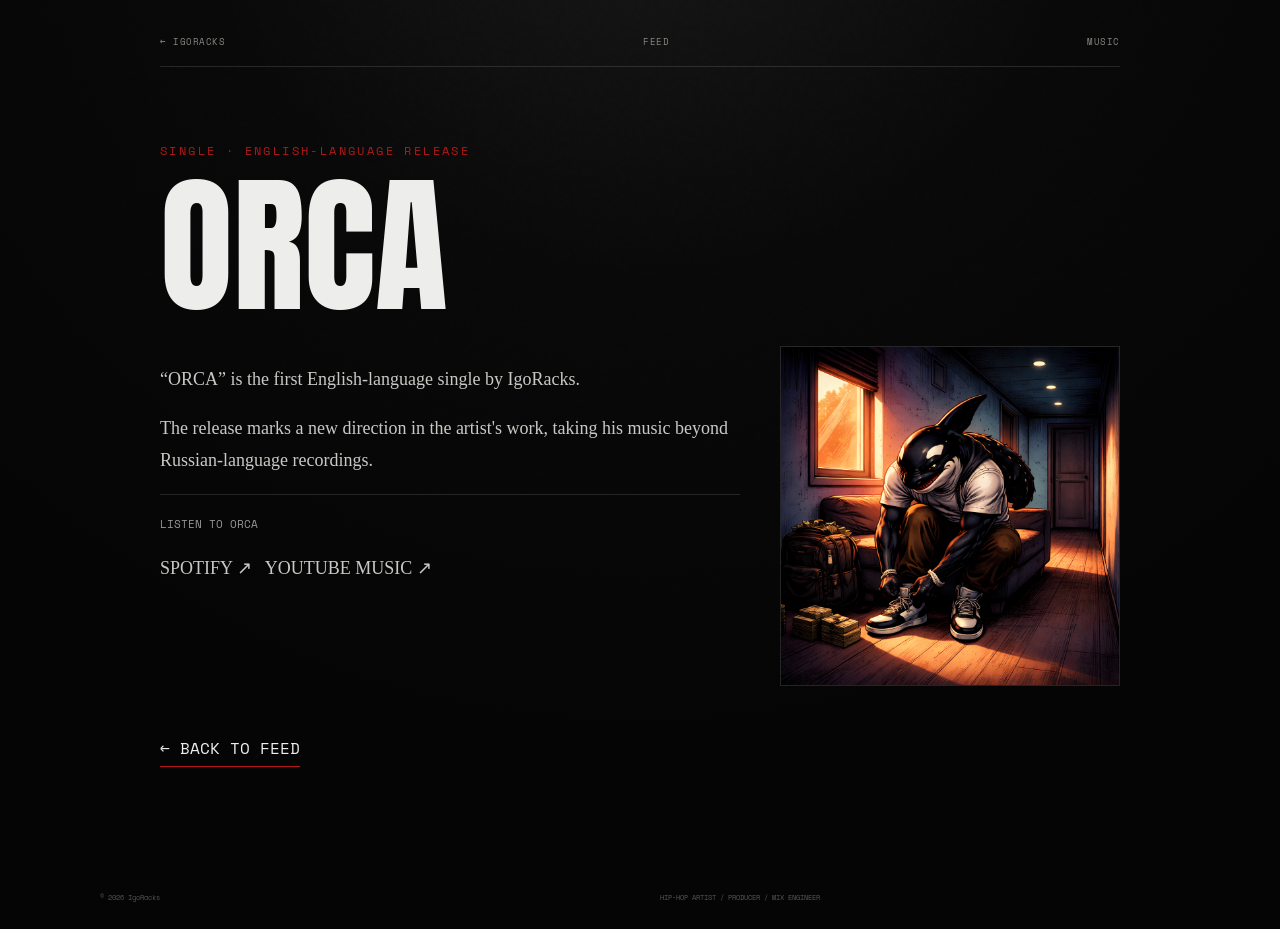
<file: orca.html>
<!DOCTYPE html>
<html lang="en">
<head><meta charset="UTF-8"><meta name="viewport" content="width=device-width,initial-scale=1"><meta name="theme-color" content="#050505"><meta name="description" content="IgoRacks — ORCA"><title>ORCA — IgoRacks</title>
<link rel="preconnect" href="https://fonts.googleapis.com"><link rel="preconnect" href="https://fonts.gstatic.com" crossorigin><link href="https://fonts.googleapis.com/css2?family=Anton&family=Oswald:wght@400;500;600;700&family=Space+Mono:wght@400;700&display=swap" rel="stylesheet"><link rel="stylesheet" href="style.css?v=20261021-releases"></head>
<body><div class="noise"></div><div class="scanlines"></div><main class="release-page"><nav class="release-top"><a href="index.html">← IGORACKS</a><a href="index.html#feed">FEED</a><a href="index.html#music">MUSIC</a></nav><div class="release-kicker">SINGLE · ENGLISH-LANGUAGE RELEASE</div><h1 class="release-title">ORCA</h1><div class="release-grid"><div class="release-text"><p>“ORCA” is the first English-language single by IgoRacks.</p><p>The release marks a new direction in the artist's work, taking his music beyond Russian-language recordings.</p><div class="release-note">LISTEN TO ORCA</div><p><a href="https://open.spotify.com/search/IgoRacks%20ORCA" target="_blank" rel="noopener">SPOTIFY ↗</a> &nbsp; <a href="https://music.youtube.com/search?q=IgoRacks%20ORCA" target="_blank" rel="noopener">YOUTUBE MUSIC ↗</a></p></div><aside><img class="release-art" src="ORCA%20COVER%20BEST.png" alt="IgoRacks — ORCA"></aside></div><a class="release-back" href="index.html#feed">← BACK TO FEED</a></main><footer><span>© 2026 IgoRacks</span><span>HIP-HOP ARTIST / PRODUCER / MIX ENGINEER</span></footer></body></html>
</file>
<file: style.css>
* {
  box-sizing: border-box;
}

:root {
  --black: #050505;
  --black2: #0a0a0a;
  --gunmetal: #131313;
  --white: #ededeb;
  --gray: #777774;
  --darkgray: #353533;
  --red: #b31717;
  --line: rgba(255,255,255,.12);
}

html {
  scroll-behavior: smooth;
}

body {
  margin: 0;

  background:
    radial-gradient(
      circle at 50% -20%,
      #1a1a1a 0%,
      #090909 36%,
      #050505 72%
    );

  color: var(--white);

  font-family:
    "Oswald",
    sans-serif;

  overflow-x: hidden;
}


/* TEXTURE */

.noise {
  position: fixed;
  inset: 0;
  z-index: 1000;
  pointer-events: none;

  opacity: .12;
  mix-blend-mode: soft-light;

  background-image:
    url(
      "data:image/svg+xml,%3Csvg viewBox='0 0 180 180' xmlns='http://www.w3.org/2000/svg'%3E%3Cfilter id='noise'%3E%3CfeTurbulence type='fractalNoise' baseFrequency='.9' numOctaves='4' stitchTiles='stitch'/%3E%3C/filter%3E%3Crect width='100%25' height='100%25' filter='url(%23noise)' opacity='.5'/%3E%3C/svg%3E"
    );
}

.scanlines {
  position: fixed;
  inset: 0;
  z-index: 999;
  pointer-events: none;

  opacity: .04;

  background:
    repeating-linear-gradient(
      0deg,
      transparent 0px,
      transparent 3px,
      rgba(255,255,255,.08) 4px
    );
}

.mouse-glow {
  position: fixed;

  width: 420px;
  height: 420px;

  border-radius: 50%;

  pointer-events: none;

  z-index: -1;

  background:
    radial-gradient(
      circle,
      rgba(255,255,255,.045),
      transparent 68%
    );

  transform:
    translate(-50%, -50%);
}


a {
  color: inherit;
  text-decoration: none;
}


/* CENTERED GLOBAL CONTAINER */

.topbar,
main,
footer {
  width: min(1080px, calc(100% - 48px));
  margin-left: auto;
  margin-right: auto;
}


/* TOPBAR */

.topbar {
  height: 58px;

  display: flex;
  align-items: center;
  justify-content: space-between;

  border-bottom:
    1px solid var(--line);

  position: relative;
  z-index: 30;
}

.logo {
  font-family:
    "Anton",
    sans-serif;

  font-size: 18px;

  letter-spacing: .04em;
}

nav {
  display: flex;
  gap: 22px;
}

nav a {
  font-family:
    "Space Mono",
    monospace;

  font-size: 9px;

  letter-spacing: .06em;

  color: #868682;

  transition:
    .18s ease;
}

nav a:hover {
  color: var(--red);
}


/* HERO */

.hero {
  min-height: 0;

  padding:
    34px 0 42px;

  position: relative;
}

.hero-code {
  display: flex;
  justify-content: space-between;

  font-family:
    "Space Mono",
    monospace;

  font-size: 8px;

  color: #555552;

  letter-spacing: .06em;

  margin-bottom: 34px;
}

.hero-center {
  text-align: center;
}

.warning {
  margin-bottom: 10px;

  font-family:
    "Space Mono",
    monospace;

  font-size: 9px;

  letter-spacing: .11em;

  color: var(--red);
}


/* TITLE — ONE LINE, COMPACT */

.mega-title {
  margin: 0 auto;

  white-space: nowrap;

  width: fit-content;

  max-width: 100%;

  font-family:
    "Anton",
    sans-serif;

  font-size:
    clamp(
      54px,
      8vw,
      86px
    );

  line-height: .94;

  font-weight: 400;

  letter-spacing: -.025em;

  transform-style:
    preserve-3d;

  transform:
    perspective(800px)
    rotateX(0deg)
    rotateY(0deg)
    translateZ(0);

  transform-origin:
    50% 50%;

  transition:
    transform .22s cubic-bezier(.16,1,.3,1),
    text-shadow .22s ease,
    letter-spacing .22s ease;

  cursor: default;

  text-shadow:
    1px 1px 0 #222,
    2px 2px 0 #1d1d1d,
    3px 3px 0 #171717;
}

.mega-title:hover {
  transform:
    perspective(800px)
    rotateX(-4deg)
    rotateY(4deg)
    translateZ(24px)
    scale(1.02);

  text-shadow:
    2px 2px 0 #282828,
    4px 4px 0 #1f1f1f,
    7px 7px 14px rgba(0,0,0,.7);
}

.red-rule {
  width: 180px;
  height: 3px;

  margin:
    16px auto 0;

  background:
    var(--red);
}


/* HERO CONTENT CENTERED */

.hero-under {
  margin-top: 24px;

  display: flex;

  flex-direction: column;

  align-items: center;

  gap: 20px;
}

.hero-copy {
  text-align: center;

  font-weight: 600;

  font-size:
    clamp(
      15px,
      1.8vw,
      20px
    );

  line-height: 1.25;

  letter-spacing: .02em;
}

.hero-socials {
  display: flex;
  justify-content: center;

  gap: 10px;
}

.hero-socials a {
  width: 36px;
  height: 36px;

  border:
    1px solid var(--line);

  display: grid;
  place-items: center;

  color: #8c8c88;

  font-size: 14px;

  transition:
    .16s ease;
}

.hero-socials a:hover {
  color: white;

  background:
    var(--red);

  border-color:
    var(--red);

  transform:
    translateY(-3px);
}


/* CASE STRIP */

.case-strip {
  margin-top: 32px;

  padding-top: 16px;

  border-top:
    1px solid var(--line);

  display: flex;

  justify-content: center;

  gap: 28px;

  flex-wrap: wrap;

  font-family:
    "Space Mono",
    monospace;

  font-size: 8px;

  color: #555552;
}


/* MARQUEE */

.marquee {
  width: 100vw;

  margin-left:
    calc(
      50% - 50vw
    );

  overflow: hidden;

  background:
    var(--red);

  color: white;

  padding:
    6px 0;

  border-top:
    1px solid #d82828;

  border-bottom:
    1px solid #6f0808;
}

.marquee-track {
  width: max-content;

  display: flex;
  align-items: center;

  gap: 14px;

  font-family:
    "Anton",
    sans-serif;

  font-size: 14px;

  letter-spacing: .04em;

  animation:
    ticker
    24s
    linear
    infinite;
}

.marquee-track b {
  color: #4a0505;
}

@keyframes ticker {
  to {
    transform:
      translateX(-50%);
  }
}


/* SECTIONS */

.section {
  position: relative;

  padding:
    64px 0;

  border-bottom:
    1px solid var(--line);
}

.section-number {
  display: none;
}

.section-head {
  margin-bottom: 28px;

  text-align: center;
}

.section-code {
  font-family:
    "Space Mono",
    monospace;

  font-size: 8px;

  color: var(--red);

  letter-spacing: .12em;
}

.section-head h2 {
  margin:
    5px 0 0;

  font-family:
    "Anton",
    sans-serif;

  font-size:
    clamp(
      36px,
      5vw,
      58px
    );

  font-weight: 400;

  line-height: .95;

  letter-spacing: -.015em;
}


/* RELEASE LIST */

.release-list {
  max-width: 820px;

  margin: 0 auto;

  border-top:
    1px solid var(--line);
}

.release {
  min-height: 76px;

  display: grid;

  grid-template-columns:
    48px
    1fr
    120px
    25px;

  gap: 14px;

  align-items: center;

  border-bottom:
    1px solid var(--line);

  transition:
    color .18s ease,
    padding .18s ease;

  position: relative;
  overflow: hidden;
}

.release::before {
  content: "";

  position: absolute;
  inset: 0;

  z-index: -1;

  background:
    var(--white);

  transform:
    translateX(-101%);

  transition:
    transform .25s cubic-bezier(.16,1,.3,1);
}

.release:hover::before {
  transform:
    translateX(0);
}

.release:hover {
  color: #050505;

  padding-left: 10px;
  padding-right: 10px;
}

.release-index,
.release-meta {
  font-family:
    "Space Mono",
    monospace;

  font-size: 8px;

  color: #666662;
}

.release-name {
  font-family:
    "Anton",
    sans-serif;

  font-size:
    clamp(
      22px,
      3.2vw,
      34px
    );

  line-height: .95;

  letter-spacing: -.01em;

  transition:
    transform .2s ease,
    text-shadow .2s ease;
}

.release:hover .release-name {
  transform:
    translateX(5px);

  text-shadow:
    3px 3px 0 #bdbdb8;
}

.release-arrow {
  justify-self: end;
  font-size: 17px;
}


/* STATEMENT */

.statement {
  padding:
    70px 0;

  border-bottom:
    1px solid var(--line);

  text-align: center;
}

.statement-side {
  margin-bottom: 18px;

  font-family:
    "Space Mono",
    monospace;

  font-size: 8px;

  line-height: 1.6;

  color: #555552;
}

.statement-main {
  font-family:
    "Anton",
    sans-serif;

  font-size:
    clamp(
      34px,
      5vw,
      62px
    );

  line-height: .92;

  letter-spacing: -.015em;
}

.statement-main span {
  display: block;
}

.statement-main .red {
  color: var(--red);
}


/* NEWS */

.news-list {
  max-width: 820px;

  margin: 0 auto;

  border-top:
    1px solid var(--line);
}

.news-row {
  display: grid;

  grid-template-columns:
    95px
    1fr
    .85fr;

  gap: 18px;

  min-height: 88px;

  align-items: center;

  border-bottom:
    1px solid var(--line);

  transition:
    padding .18s ease,
    background .18s ease;
}

.news-row:hover {
  padding-left: 10px;
  padding-right: 10px;

  background:
    rgba(
      179,
      23,
      23,
      .06
    );
}

.news-date {
  font-family:
    "Space Mono",
    monospace;

  font-size: 8px;

  color: var(--red);
}

.news-title {
  font-family:
    "Anton",
    sans-serif;

  font-size:
    clamp(
      20px,
      2.8vw,
      30px
    );

  line-height: .95;
}

.news-text {
  font-family:
    "Space Mono",
    monospace;

  font-size: 8px;

  color: #777773;

  line-height: 1.5;
}


/* BIO */

.bio-grid {
  max-width: 860px;

  margin: 0 auto;

  display: grid;

  grid-template-columns:
    .8fr
    1.2fr;

  gap: 40px;

  align-items: center;
}

.bio-stamp {
  min-height: 240px;

  border:
    1px solid var(--line);

  background:
    linear-gradient(
      135deg,
      #111,
      #070707
    );

  position: relative;

  padding: 20px;

  display: flex;

  flex-direction: column;

  justify-content: space-between;

  overflow: hidden;
}

.bio-stamp::before {
  content: "CONFIDENTIAL";

  position: absolute;

  left: -18px;
  top: 88px;

  color:
    rgba(
      179,
      23,
      23,
      .16
    );

  font-family:
    "Anton",
    sans-serif;

  font-size: 48px;

  transform:
    rotate(-18deg);

  white-space: nowrap;
}

.bio-stamp span {
  font-family:
    "Space Mono",
    monospace;

  font-size: 8px;

  color: #656561;

  position: relative;
}

.bio-stamp b {
  font-family:
    "Anton",
    sans-serif;

  font-size: 44px;

  position: relative;
}

.bio-copy {
  text-align: left;
}

.bio-lead {
  margin-top: 0;

  font-family:
    "Oswald",
    sans-serif;

  font-size:
    clamp(
      20px,
      2.5vw,
      30px
    );

  font-weight: 600;

  line-height: 1.1;

  color: var(--white);
}

.bio-copy p:not(.bio-lead) {
  color: #888884;

  font-family:
    "Space Mono",
    monospace;

  font-size: 9px;

  line-height: 1.7;
}

.tags {
  display: flex;
  flex-wrap: wrap;

  gap: 6px;

  margin-top: 22px;
}

.tags span {
  border:
    1px solid var(--line);

  padding:
    6px 9px;

  font-family:
    "Space Mono",
    monospace;

  font-size: 7px;

  color: #70706c;
}


/* CONTACT */

.contact {
  padding:
    70px 0;

  border-bottom:
    1px solid var(--line);

  text-align: center;
}

.contact-label {
  font-family:
    "Space Mono",
    monospace;

  font-size: 8px;

  color: var(--red);

  letter-spacing: .12em;
}

.contact h2 {
  margin:
    10px 0 28px;

  font-family:
    "Anton",
    sans-serif;

  font-size:
    clamp(
      38px,
      5vw,
      64px
    );

  line-height: .9;

  font-weight: 400;

  letter-spacing: -.015em;
}

.contact-buttons {
  max-width: 520px;

  margin: 0 auto;

  display: flex;

  border-top:
    1px solid var(--line);

  border-left:
    1px solid var(--line);
}

.contact-buttons a {
  flex: 1;

  min-height: 54px;

  display: flex;

  align-items: center;

  justify-content: center;

  border-right:
    1px solid var(--line);

  border-bottom:
    1px solid var(--line);

  font-family:
    "Space Mono",
    monospace;

  font-size: 9px;

  transition:
    background .16s ease,
    color .16s ease;
}

.contact-buttons a:hover {
  background:
    var(--red);

  color: white;
}


/* FOOTER */

footer {
  min-height: 62px;

  display: grid;

  grid-template-columns:
    1fr
    1fr
    1fr;

  align-items: center;

  font-family:
    "Space Mono",
    monospace;

  font-size: 7px;

  color: #535350;
}

footer span:nth-child(2) {
  text-align: center;
}

footer span:last-child {
  text-align: right;
}


/* REVEAL */

.reveal {
  opacity: 0;

  transform:
    translateY(16px);

  transition:
    opacity .5s ease,
    transform .5s ease;
}

.reveal.visible {
  opacity: 1;
  transform: none;
}


/* MOBILE */

@media(max-width:700px) {

  .topbar,
  main,
  footer {
    width:
      calc(
        100% - 26px
      );
  }

  .topbar {
    height: 56px;
  }

  nav {
    gap: 12px;
  }

  nav a:nth-child(2),
  nav a:nth-child(3) {
    display: none;
  }

  .hero {
    padding:
      26px 0 34px;
  }

  .hero-code {
    margin-bottom: 24px;
  }

  .mega-title {
    font-size:
      clamp(
        48px,
        17vw,
        88px
      );
  }

  .mega-title:hover {
    transform:
      none;
  }

  .hero-copy {
    font-size: 15px;
  }

  .case-strip {
    gap: 12px;
  }

  .section {
    padding:
      56px 0;
  }

  .release {
    min-height: 68px;

    grid-template-columns:
      36px
      1fr
      22px;
  }

  .release-meta {
    display: none;
  }

  .release-name {
    font-size: 25px;
  }

  .statement {
    padding:
      60px 0;
  }

  .statement-main {
    font-size: 38px;
  }

  .news-row {
    grid-template-columns:
      70px 1fr;

    gap: 10px;

    padding:
      16px 0;
  }

  .news-text {
    grid-column: 2;
  }

  .bio-grid {
    grid-template-columns:
      1fr;

    gap: 24px;
  }

  .bio-stamp {
    min-height: 200px;
  }

  .contact {
    padding:
      58px 0;
  }

  .contact-buttons {
    flex-direction: column;
  }

  footer {
    grid-template-columns:
      1fr;

    gap: 7px;

    padding:
      18px 0;
  }

  footer span:nth-child(2),
  footer span:last-child {
    text-align: left;
  }

}

/* =========================================
   HERO MENU
========================================= */

.hero-menu {
  margin: 20px auto 0;

  display: flex;
  justify-content: center;
  align-items: center;

  flex-wrap: wrap;

  gap: 6px 18px;

  max-width: 900px;
}

.hero-menu a {
  font-family:
    "Space Mono",
    monospace;

  font-size: 9px;

  letter-spacing: .07em;

  color: #777773;

  padding: 5px 0;

  position: relative;

  transition:
    color .16s ease;
}

.hero-menu a::after {
  content: "";

  position: absolute;

  left: 50%;
  right: 50%;
  bottom: 0;

  height: 1px;

  background:
    var(--red);

  transition:
    left .18s ease,
    right .18s ease;
}

.hero-menu a:hover {
  color: white;
}

.hero-menu a:hover::after {
  left: 0;
  right: 0;
}


.site-description {
  margin:
    20px auto 18px;

  max-width: 520px;

  text-align: center;

  font-family:
    "Space Mono",
    monospace;

  color: #777773;

  font-size: 9px;

  line-height: 1.6;
}


/* =========================================
   FEED
========================================= */

.feed-list {
  max-width: 820px;

  margin:
    0 auto;

  border-top:
    1px solid var(--line);
}


.feed-item {
  padding:
    25px 0;

  display: grid;

  grid-template-columns:
    95px
    1fr;

  gap: 24px;

  border-bottom:
    1px solid var(--line);
}


.feed-date {
  font-family:
    "Space Mono",
    monospace;

  font-size: 8px;

  color:
    var(--red);

  padding-top: 5px;
}


.feed-type {
  font-family:
    "Space Mono",
    monospace;

  font-size: 7px;

  letter-spacing: .12em;

  color: #656561;
}


.feed-main h3 {
  margin:
    5px 0 7px;

  font-family:
    "Anton",
    sans-serif;

  font-size:
    clamp(
      23px,
      3vw,
      34px
    );

  font-weight: 400;

  line-height: 1;
}


.feed-main p {
  margin: 0;

  max-width: 600px;

  font-family:
    "Space Mono",
    monospace;

  color: #777773;

  font-size: 8px;

  line-height: 1.6;
}


.inline-link {
  display:
    inline-block;

  margin-top: 10px;

  font-family:
    "Space Mono",
    monospace;

  font-size: 8px;

  color: white;
}


/* PROGRESS */

.progress-wrap {
  max-width: 600px;

  margin-top: 20px;
}


.progress-info {
  margin-bottom: 7px;

  display: flex;

  justify-content: space-between;

  font-family:
    "Space Mono",
    monospace;

  font-size: 7px;

  color: #6e6e6a;
}


.progress-bar {
  height: 5px;

  background:
    #222;

  overflow: hidden;
}


.progress {
  height: 100%;

  background:
    var(--red);

  position: relative;
}


.progress::after {
  content: "";

  position: absolute;

  top: 0;
  right: 0;

  width: 18px;
  height: 100%;

  background:
    #e02a2a;

  box-shadow:
    0 0 13px
    rgba(
      179,
      23,
      23,
      .8
    );
}


/* =========================================
   MUSIC GRID
========================================= */

.music-grid {
  max-width: 900px;

  margin:
    0 auto;

  display: grid;

  grid-template-columns:
    repeat(3, 1fr);

  gap: 26px 18px;
}


.music-card {
  min-width: 0;
}


.cover-wrap {
  width: 100%;

  aspect-ratio: 1;

  overflow: hidden;

  background:
    #111;

  border:
    1px solid var(--line);
}


.cover-wrap img {
  width: 100%;
  height: 100%;

  object-fit: cover;

  display: block;

  filter:
    saturate(.88)
    contrast(1.04);

  transition:
    transform .3s cubic-bezier(.16,1,.3,1),
    filter .3s ease;
}


.music-card:hover img {
  transform:
    scale(1.035);

  filter:
    saturate(1)
    contrast(1.08);
}


.music-info {
  padding:
    11px 2px 0;

  display: flex;

  justify-content: space-between;

  align-items: flex-start;

  gap: 12px;
}


.music-info h3 {
  margin: 0;

  font-family:
    "Anton",
    sans-serif;

  font-size: 18px;

  font-weight: 400;

  line-height: 1;
}


.music-info p {
  margin:
    5px 0 0;

  font-family:
    "Space Mono",
    monospace;

  font-size: 7px;

  color: #62625f;
}


.platform-links {
  display: flex;

  gap: 5px;
}


.platform-links a {
  width: 28px;
  height: 28px;

  display: grid;

  place-items: center;

  border:
    1px solid var(--line);

  color: #787874;

  font-size: 11px;

  transition:
    .16s ease;
}


.platform-links a:hover {
  color: white;

  border-color:
    var(--red);

  background:
    var(--red);

  transform:
    translateY(-2px);
}


/* =========================================
   MOBILE
========================================= */

@media(max-width:800px) {

  .music-grid {
    grid-template-columns:
      repeat(2, 1fr);
  }

}


@media(max-width:520px) {

  .hero-menu {
    gap:
      5px 12px;
  }


  .hero-menu a {
    font-size: 8px;
  }


  .feed-item {
    grid-template-columns:
      60px
      1fr;

    gap: 12px;
  }


  .music-grid {
    grid-template-columns:
      1fr 1fr;

    gap:
      22px 10px;
  }


  .music-info {
    flex-direction: column;
  }


  .music-info h3 {
    font-size: 16px;
  }


  .platform-links a {
    width: 26px;
    height: 26px;
  }

}


/* === 2026-10-13 HOMEPAGE REFINEMENT === */

.hero-menu{
  margin:22px auto 0;
  gap:10px 30px;
}

.hero-menu a{
  font-family:"Oswald",sans-serif;
  font-size:18px;
  font-weight:700;
  letter-spacing:.04em;
  color:#d0d0cc;
  padding:8px 0;
}

.hero-menu a:hover{
  color:#fff;
}

.hero-menu a::after{
  height:2px;
}

.site-description{
  margin:18px auto 16px;
  max-width:560px;
  font-size:10px;
  line-height:1.55;
  color:#8e8e8a;
}

.hero-socials{
  margin-top:10px;
}

.hero-socials a{
  width:38px;
  height:38px;
  font-size:15px;
}

.section-left{
  padding:48px 0;
}

.section-head-left{
  text-align:left;
  margin-bottom:20px;
}

.section-head-left .section-code{
  display:block;
  font-size:9px;
  letter-spacing:.13em;
  margin-bottom:5px;
}

.section-head-left h2{
  margin:0;
  font-size:28px;
  line-height:1;
  letter-spacing:.01em;
}

.feed-list{
  max-width:none;
  margin:0;
}

.feed-item{
  padding:18px 0;
  grid-template-columns:80px 1fr;
  gap:20px;
}

.feed-date{
  font-size:8px;
}

.feed-type{
  font-size:7px;
}

.feed-main h3{
  font-size:24px;
  margin:3px 0 5px;
}

.feed-main p{
  font-size:8px;
}

.progress-wrap{
  margin-top:12px;
  max-width:520px;
}

.progress-bar{
  height:4px;
}

.progress{
  width:0;
  transition:width 1.1s cubic-bezier(.16,1,.3,1);
}

.music-grid{
  max-width:none;
  margin:0;
  grid-template-columns:repeat(3,minmax(0,1fr));
  gap:22px 16px;
}

.cover-placeholder{
  aspect-ratio:1;
  border:1px solid var(--line);
  background:
    linear-gradient(135deg,rgba(255,255,255,.03),rgba(255,255,255,.005)),
    #0c0c0c;
  display:flex;
  flex-direction:column;
  justify-content:space-between;
  padding:16px;
  overflow:hidden;
  position:relative;
}

.cover-placeholder::after{
  content:"";
  position:absolute;
  inset:0;
  background:
    repeating-linear-gradient(
      0deg,
      transparent 0,
      transparent 4px,
      rgba(255,255,255,.025) 5px
    );
  pointer-events:none;
}

.cover-placeholder strong{
  position:relative;
  z-index:1;
  font-family:"Anton",sans-serif;
  font-size:clamp(28px,4vw,48px);
  font-weight:400;
  line-height:.88;
  letter-spacing:-.02em;
}

.cover-kicker{
  position:relative;
  z-index:1;
  font-family:"Space Mono",monospace;
  font-size:7px;
  letter-spacing:.12em;
  color:#666;
}

.cover-orca{
  background:
    radial-gradient(circle at 75% 20%,rgba(255,255,255,.09),transparent 22%),
    linear-gradient(145deg,#111,#050505);
}

.cover-10k{
  background:
    linear-gradient(120deg,rgba(179,23,23,.22),transparent 42%),
    #0b0b0b;
}

.cover-gymno{
  background:
    radial-gradient(circle at 30% 70%,rgba(255,255,255,.08),transparent 30%),
    #090909;
}

.music-note{
  margin:22px 0 0;
  font-family:"Space Mono",monospace;
  font-size:7px;
  color:#555;
}

.platform-links a[title="Apple Music"]{
  font-size:12px;
}

/* BIO PAGE */

.wiki-page{
  width:min(1080px,calc(100% - 48px));
  margin:0 auto;
  padding:34px 0 70px;
}

.wiki-top{
  display:flex;
  align-items:center;
  justify-content:space-between;
  padding-bottom:14px;
  border-bottom:1px solid var(--line);
  font-family:"Space Mono",monospace;
  font-size:9px;
  color:#777;
}

.wiki-top a:hover{
  color:#fff;
}

.wiki-layout{
  display:grid;
  grid-template-columns:minmax(0,1fr) 280px;
  gap:42px;
  align-items:start;
  padding-top:34px;
}

.wiki-article h1{
  margin:0 0 8px;
  font-family:Georgia,"Times New Roman",serif;
  font-size:44px;
  font-weight:500;
  letter-spacing:-.02em;
}

.wiki-subtitle{
  margin:0 0 26px;
  color:#777;
  font-family:"Space Mono",monospace;
  font-size:9px;
}

.wiki-lead,
.wiki-article p{
  max-width:720px;
  color:#c8c8c4;
  font-family:Georgia,"Times New Roman",serif;
  font-size:16px;
  line-height:1.72;
}

.wiki-article h2{
  margin:34px 0 14px;
  padding-bottom:7px;
  border-bottom:1px solid var(--line);
  font-family:Georgia,"Times New Roman",serif;
  font-size:25px;
  font-weight:500;
}

.wiki-list{
  margin:0;
  padding-left:20px;
  color:#b8b8b4;
  font-family:Georgia,"Times New Roman",serif;
  font-size:15px;
  line-height:1.7;
}

.wiki-infobox{
  border:1px solid var(--line);
  background:#090909;
  padding:10px;
  position:sticky;
  top:18px;
}

.wiki-infobox img{
  width:100%;
  display:block;
  aspect-ratio:4/5;
  object-fit:cover;
  filter:none;
}

.infobox-title{
  padding:12px 4px 8px;
  text-align:center;
  font-family:"Oswald",sans-serif;
  font-size:24px;
  font-weight:700;
}

.infobox-row{
  display:grid;
  grid-template-columns:88px 1fr;
  gap:10px;
  padding:8px 4px;
  border-top:1px solid rgba(255,255,255,.07);
  font-family:"Space Mono",monospace;
  font-size:8px;
  line-height:1.45;
}

.infobox-row b{
  color:#777;
  font-weight:400;
}

.wiki-toc{
  margin:26px 0 6px;
  padding:15px 18px;
  border:1px solid var(--line);
  width:max-content;
  max-width:100%;
  font-family:"Space Mono",monospace;
  font-size:9px;
}

.wiki-toc strong{
  display:block;
  margin-bottom:8px;
  color:#888;
}

.wiki-toc a{
  display:block;
  margin:4px 0;
  color:#bbb;
}

.wiki-toc a:hover{
  color:#fff;
}

@media(max-width:800px){
  .hero-menu{
    gap:6px 18px;
  }
  .hero-menu a{
    font-size:16px;
  }
  .music-grid{
    grid-template-columns:repeat(2,minmax(0,1fr));
  }
  .wiki-layout{
    grid-template-columns:1fr;
  }
  .wiki-infobox{
    position:static;
    order:-1;
    max-width:360px;
  }
}

@media(max-width:520px){
  .hero-menu a{
    font-size:14px;
  }
  .section-left{
    padding:40px 0;
  }
  .feed-item{
    grid-template-columns:58px 1fr;
    gap:12px;
  }
  .feed-main h3{
    font-size:21px;
  }
  .music-grid{
    grid-template-columns:1fr 1fr;
    gap:18px 10px;
  }
  .cover-placeholder{
    padding:11px;
  }
  .cover-placeholder strong{
    font-size:24px;
  }
  .wiki-page{
    width:calc(100% - 26px);
  }
  .wiki-article h1{
    font-size:36px;
  }
  .wiki-lead,
  .wiki-article p{
    font-size:15px;
  }
}


/* === EMBEDDED WIKI BIO ON HOMEPAGE === */

.wiki-home{
  padding:58px 0 72px;
  border-bottom:1px solid var(--line);
}

.wiki-home-label{
  margin-bottom:22px;
  padding-bottom:10px;
  border-bottom:1px solid var(--line);
  font-family:"Space Mono",monospace;
  font-size:9px;
  letter-spacing:.12em;
  color:var(--red);
}

.wiki-home .wiki-layout{
  padding-top:0;
}

.wiki-home .wiki-article h1{
  font-size:46px;
}

.wiki-home .wiki-infobox{
  top:14px;
}

@media(max-width:800px){
  .wiki-home{
    padding:46px 0 58px;
  }
}

@media(max-width:520px){
  .wiki-home{
    padding:40px 0 50px;
  }

  .wiki-home .wiki-article h1{
    font-size:36px;
  }
}

/* Dedicated release and news pages */
.feature-link{color:inherit;text-decoration:none;transition:color .2s}
.feature-link:hover,.feature-link:focus-visible{color:var(--red)}
.cover-link{display:block;width:100%;height:100%;overflow:hidden}
.cover-link img{width:100%;height:100%;object-fit:cover}
.release-page{width:min(960px,calc(100% - 40px));margin:0 auto;padding:35px 0 100px;position:relative;z-index:1}
.release-top{display:flex;justify-content:space-between;gap:20px;border-bottom:1px solid var(--line);padding-bottom:18px;font-family:"Space Mono",monospace;font-size:11px;letter-spacing:.1em}
.release-top a:hover{color:var(--red)}
.release-kicker{font-family:"Space Mono",monospace;color:var(--red);font-size:12px;letter-spacing:.2em;margin-top:75px}
.release-title{font-family:Anton,sans-serif;font-weight:400;font-size:clamp(60px,13vw,150px);line-height:.95;margin:16px 0 28px}
.release-grid{display:grid;grid-template-columns:minmax(0,1fr) 340px;gap:40px;align-items:start}
.release-text{font-family:Georgia,serif;color:#c8c8c4;font-size:18px;line-height:1.75}
.release-art{width:100%;display:block;object-fit:cover;border:1px solid var(--line)}
.release-note{border-top:1px solid var(--line);padding-top:20px;font-family:"Space Mono",monospace;font-size:11px;line-height:1.8;color:#969692}
.release-video{margin-top:36px;border:1px solid var(--line);padding:25px;font-family:"Space Mono",monospace;font-size:12px;color:#8e8e8a}
.release-back{display:inline-block;margin-top:50px;border-bottom:1px solid var(--red);padding-bottom:6px;font-family:"Space Mono",monospace}
@media(max-width:800px){.release-grid{grid-template-columns:1fr}.release-art{max-width:440px}.release-kicker{margin-top:48px}}

/* Mobile biography: prevent horizontal scrolling on iPhone */
@media (max-width: 800px) {
  .wiki-layout {
    grid-template-columns: minmax(0, 1fr);
  }
  .wiki-article,
  .wiki-infobox {
    min-width: 0;
    max-width: 100%;
  }
  .wiki-article p,
  .wiki-article li,
  .wiki-article a,
  .infobox-row span,
  .wiki-home-label {
    overflow-wrap: anywhere;
  }
  .wiki-toc {
    width: 100%;
  }
}
</file>
